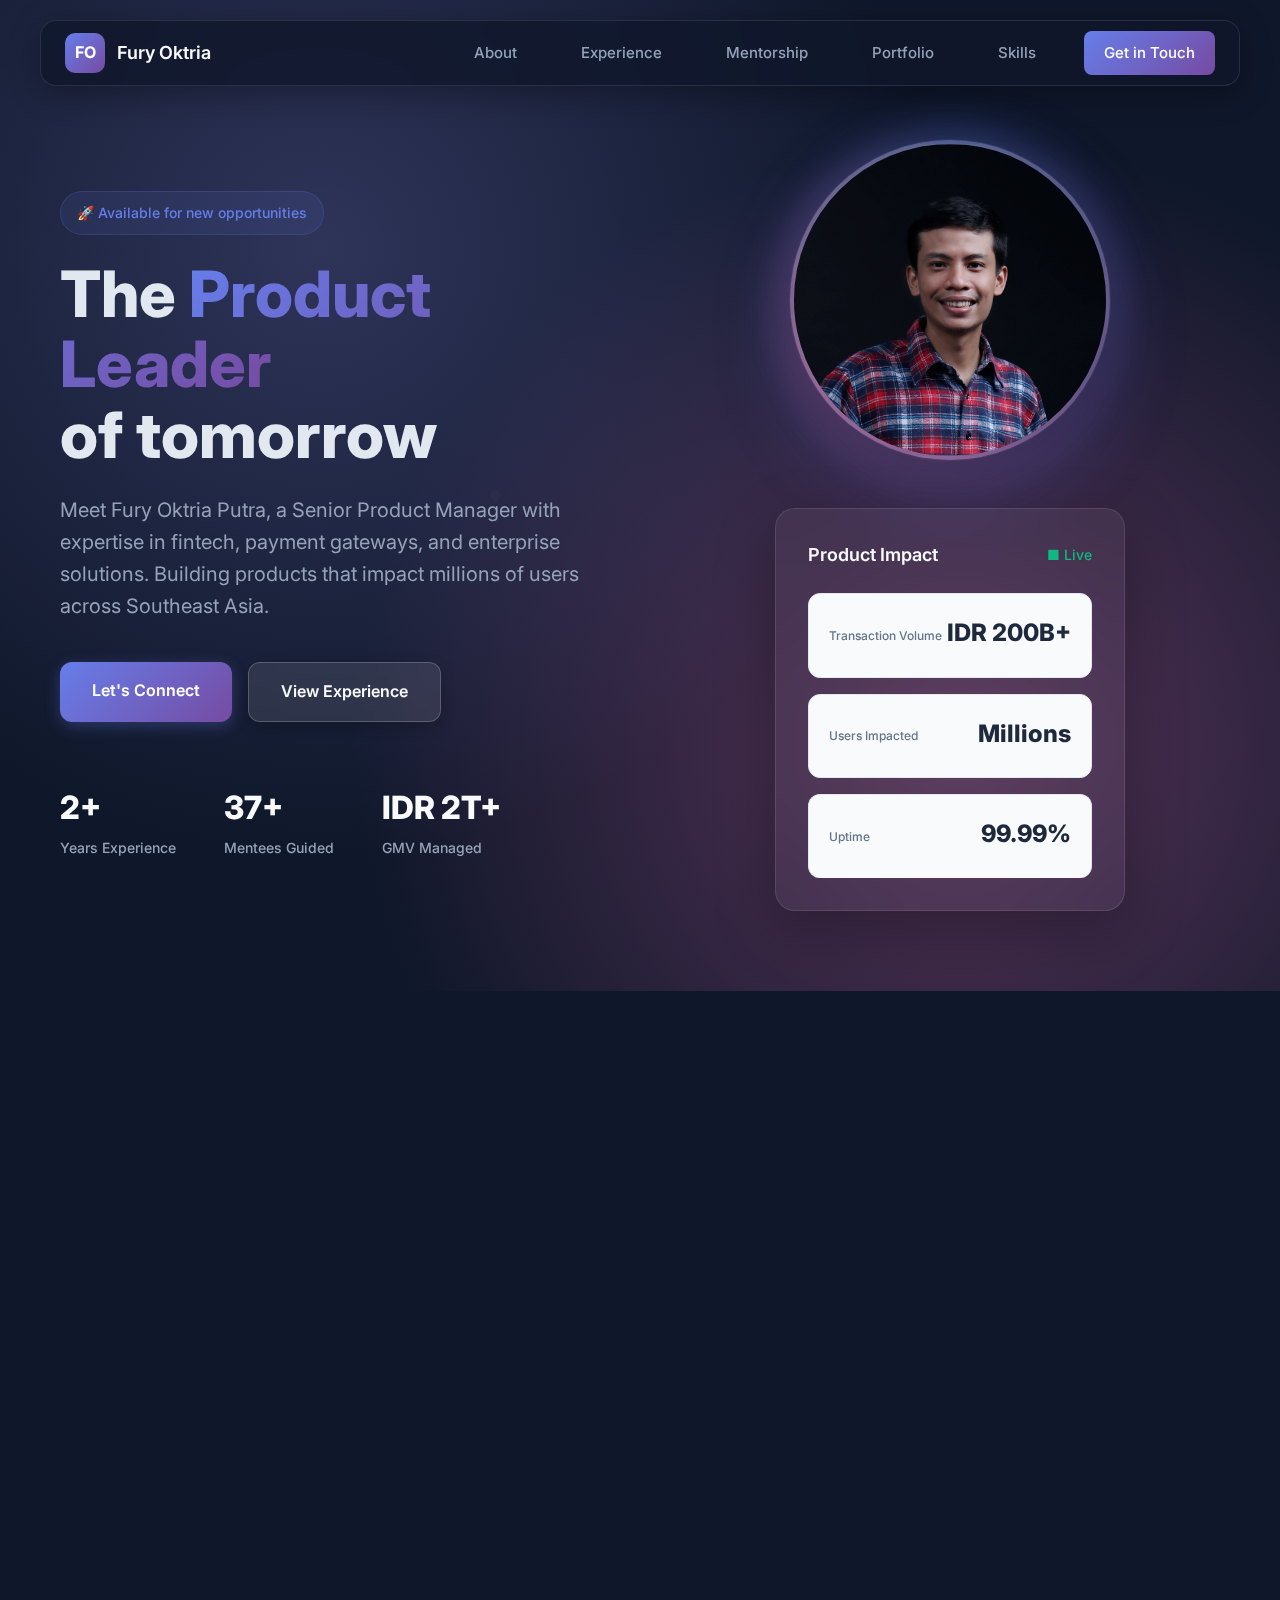
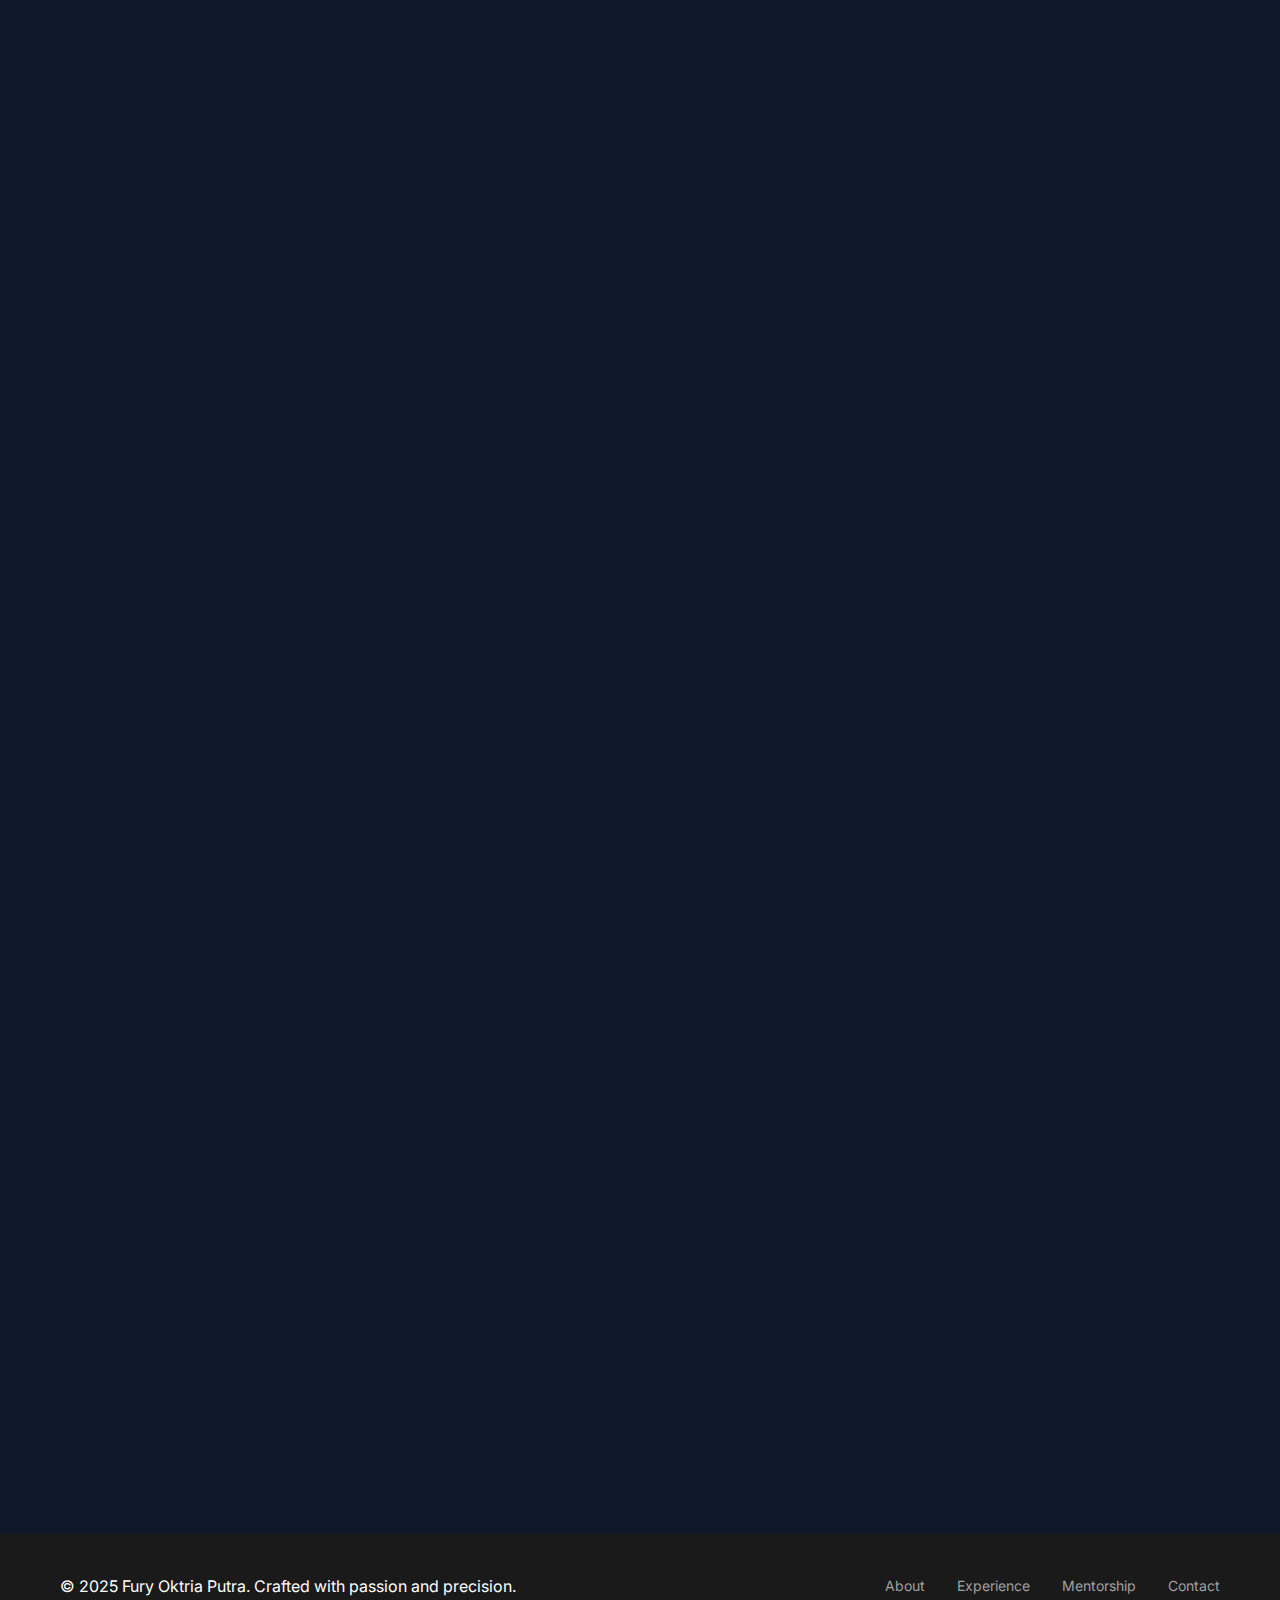
<file: index.html>
<!DOCTYPE html>
<html lang="en">
<head>
    <meta charset="UTF-8">
    <meta name="viewport" content="width=device-width, initial-scale=1.0">
    <title>Fury Oktria Putra - Senior Product Manager</title>
    <link rel="shortcut icon" href="favicon.ico" type="image/x-icon">
    <link href="https://fonts.googleapis.com/css2?family=Inter:wght@300;400;500;600;700;800&display=swap" rel="stylesheet">
    <link rel="stylesheet" href="styles.css">
</head>
<body>
    <!-- Navigation -->
    <nav class="nav">
        <div class="nav-container">
            <div class="nav-brand">
                <span class="nav-logo">FO</span>
                <span class="nav-name">Fury Oktria</span>
            </div>
            <div class="nav-links">
                <a href="#about" class="nav-link">About</a>
                <a href="#experience" class="nav-link">Experience</a>
                <a href="#mentorship" class="nav-link">Mentorship</a>
                <a href="#portfolio" class="nav-link">Portfolio</a>
                <a href="#skills" class="nav-link">Skills</a>
                <a href="#contact" class="nav-link contact-btn">Get in Touch</a>
            </div>
            <div class="nav-toggle">
                <span></span>
                <span></span>
                <span></span>
            </div>
        </div>
    </nav>

    <!-- Hero Section -->
    <section class="hero">
        <div class="hero-container">
            <div class="hero-content">
                <div class="hero-badge">
                    <span class="badge-text">🚀 Available for new opportunities</span>
                </div>
                <h1 class="hero-title">
                    The <span class="gradient-text">Product Leader</span><br>
                    of tomorrow
                </h1>
                <p class="hero-description">
                    Meet Fury Oktria Putra, a Senior Product Manager with expertise in fintech, 
                    payment gateways, and enterprise solutions. Building products that impact millions 
                    of users across Southeast Asia.
                </p>
                <div class="hero-buttons">
                    <a href="#contact" class="btn btn-primary">Let's Connect</a>
                    <a href="#experience" class="btn btn-secondary">View Experience</a>
                </div>
                <div class="hero-stats">
                    <div class="stat">
                        <div class="stat-number">6+</div>
                        <div class="stat-label">Years Experience</div>
                    </div>
                    <div class="stat">
                        <div class="stat-number">100+</div>
                        <div class="stat-label">Mentees Guided</div>
                    </div>
                    <div class="stat">
                        <div class="stat-number">IDR 8T+</div>
                        <div class="stat-label">GMV Managed</div>
                    </div>
                </div>
            </div>
            <div class="hero-visual">
                <div class="hero-profile">
                    <div class="profile-image-container">
                        <img src="fury_profile.png" alt="Fury Oktria Putra - Product Manager & Entrepreneur" class="profile-image">
                        <div class="profile-glow"></div>
                    </div>
                </div>
                <div class="hero-card">
                    <div class="card-header">
                        <div class="card-title">Product Impact</div>
                        <div class="card-status">■ Live</div>
                    </div>
                    <div class="card-metrics">
                        <div class="metric">
                            <span class="metric-label">Transaction Volume</span>
                            <span class="metric-value">IDR 200B+</span>
                        </div>
                        <div class="metric">
                            <span class="metric-label">Users Impacted</span>
                            <span class="metric-value">Millions</span>
                        </div>
                        <div class="metric">
                            <span class="metric-label">Uptime</span>
                            <span class="metric-value">99.99%</span>
                        </div>
                    </div>
                </div>
            </div>
        </div>
    </section>

    <!-- About Section -->
    <section id="about" class="about">
        <div class="container">
            <div class="section-header">
                <h2 class="section-title">Building products that matter</h2>
                <p class="section-description">
                    Passionate about creating user-centric solutions that drive business growth and impact millions of lives.
                </p>
            </div>
            <div class="about-content">
                <div class="about-text">
                    <p>Based in Jakarta, Indonesia, I'm a Senior Product Manager with a proven track record of building and scaling digital products in the fintech space. From payment gateways to investment platforms, I've helped companies process billions in transactions while maintaining exceptional user experiences.</p>
                    <p>I believe in the power of mentorship and education, having guided over 100 aspiring product managers and taught at prestigious institutions across Indonesia.</p>
                </div>
                <div class="about-highlights">
                    <div class="highlight">
                        <div class="highlight-icon">🎓</div>
                        <div class="highlight-content">
                            <h3>Industrial Engineering</h3>
                            <p>Universitas Gadjah Mada</p>
                        </div>
                    </div>
                    <div class="highlight">
                        <div class="highlight-icon">📍</div>
                        <div class="highlight-content">
                            <h3>Jakarta, Indonesia</h3>
                            <p>Southeast Asia Market</p>
                        </div>
                    </div>
                    <div class="highlight">
                        <div class="highlight-icon">🌟</div>
                        <div class="highlight-content">
                            <h3>Mentor & Educator</h3>
                            <p>ADPList, Apiary Academy</p>
                        </div>
                    </div>
                </div>
            </div>
        </div>
    </section>

    <!-- Experience Section -->
    <section id="experience" class="experience">
        <div class="container">
            <div class="section-header">
                <h2 class="section-title">Professional Journey</h2>
                <p class="section-description">
                    From startups to unicorns, building products that scale and impact millions of users.
                </p>
            </div>
            <div class="timeline">
                <div class="timeline-item">
                    <div class="timeline-date">Jan 2025 - Present</div>
                    <div class="timeline-content">
                        <div class="company-logo">B</div>
                        <div class="timeline-details">
                            <h3>Senior Product Manager</h3>
                            <h4>Bareksa (PT. Teman Bisnis Digital)</h4>
                            <p>Leading product management for Indonesia's leading investment-tech platform, managing IDR 60B+ weekly transactions and IDR 8T+ in escrow accounts.</p>
                            <div class="achievement-tags">
                                <span class="tag">Capital Stock Management</span>
                                <span class="tag">Payment Gateway</span>
                                <span class="tag">IDR 200B+ GMV</span>
                            </div>
                        </div>
                    </div>
                </div>

                <div class="timeline-item">
                    <div class="timeline-date">Jun 2023 - Present</div>
                    <div class="timeline-content">
                        <div class="company-logo">TB</div>
                        <div class="timeline-details">
                            <h3>CEO & Co-Founder</h3>
                            <h4>Teman Bisnis Digital</h4>
                            <p>Founded a software house serving Southeast Asia, helping startups with product discovery, delivery, and go-to-market strategies.</p>
                            <div class="achievement-tags">
                                <span class="tag">Antler Portfolio</span>
                                <span class="tag">B2B Platform</span>
                                <span class="tag">EV Fleet</span>
                            </div>
                        </div>
                    </div>
                </div>

                <div class="timeline-item">
                    <div class="timeline-date">Mar 2022 - May 2023</div>
                    <div class="timeline-content">
                        <div class="company-logo">G</div>
                        <div class="timeline-details">
                            <h3>Senior Product Manager</h3>
                            <h4>GOTOKO (GOJEK Group)</h4>
                            <p>Joint venture between Unilever and GOTO Group, serving millions of retailers across Java and Bali. Supported 10x GMV growth.</p>
                            <div class="achievement-tags">
                                <span class="tag">10x GMV Growth</span>
                                <span class="tag">SKU Management</span>
                                <span class="tag">Android App</span>
                            </div>
                        </div>
                    </div>
                </div>

                <div class="timeline-item">
                    <div class="timeline-date">Nov 2020 - Mar 2022</div>
                    <div class="timeline-content">
                        <div class="company-logo">D</div>
                        <div class="timeline-details">
                            <h3>Product Manager, Growth Tribe</h3>
                            <h4>DOKU (PT. Nusa Satu Inti Artha)</h4>
                            <p>Indonesia's leading payment gateway processing billions of transactions annually. Delivered Payment Link and achieved IDR 217B+ revenue.</p>
                            <div class="achievement-tags">
                                <span class="tag">Payment Gateway</span>
                                <span class="tag">IDR 217B+ Revenue</span>
                                <span class="tag">WhatsApp Integration</span>
                            </div>
                        </div>
                    </div>
                </div>

                <div class="timeline-item">
                    <div class="timeline-date">Jun 2019 - Dec 2019</div>
                    <div class="timeline-content">
                        <div class="company-logo">P</div>
                        <div class="timeline-details">
                            <h3>Associate Product Manager</h3>
                            <h4>PAYFAZZ (Tiger Global Portfolio)</h4>
                            <p>Financial services network for micro businesses. Maintained 99.99% uptime and reduced subsidy costs by 27%.</p>
                            <div class="achievement-tags">
                                <span class="tag">99.99% Uptime</span>
                                <span class="tag">27% Cost Reduction</span>
                                <span class="tag">Tiger Global</span>
                            </div>
                        </div>
                    </div>
                </div>
            </div>
        </div>
    </section>

    <!-- Mentorship Section -->
    <section id="mentorship" class="mentorship">
        <div class="container">
            <div class="section-header">
                <h2 class="section-title">Mentorship & Education</h2>
                <p class="section-description">
                    Empowering the next generation of product leaders through teaching and mentoring.
                </p>
            </div>
            
            <div class="mentorship-tabs">
                <div class="tab-navigation">
                    <button class="tab-btn active" data-tab="mentoring">Mentoring</button>
                    <button class="tab-btn" data-tab="teaching">Teaching</button>
                    <button class="tab-btn" data-tab="speaking">Speaking</button>
                </div>
                
                <div class="tab-content">
                    <!-- Mentoring Tab -->
                    <div class="tab-panel active" id="mentoring">
                        <div class="mentorship-timeline">
                            <div class="mentorship-item">
                                <div class="item-date">Jan 2021 - Present</div>
                                <div class="item-content">
                                    <div class="item-visual">
                                        <div class="item-image">
                                            <div class="platform-logo adplist-logo">
                                                <span>🎯</span>
                                            </div>
                                        </div>
                                        <div class="item-glow"></div>
                                    </div>
                                    <div class="item-details">
                                        <h3>ADPList Global Mentor</h3>
                                        <h4>Product Management Expertise</h4>
                                        <p>Global community mentor helping professionals transition into product management. Providing career guidance and strategic insights to mentees across multiple countries.</p>
                                        <div class="achievement-metrics">
                                            <div class="metric-item">
                                                <span class="metric-number">100+</span>
                                                <span class="metric-label">Global Mentees</span>
                                            </div>
                                            <div class="metric-item">
                                                <span class="metric-number">3000+</span>
                                                <span class="metric-label">Minutes Mentored</span>
                                            </div>
                                            <div class="metric-item">
                                                <span class="metric-number">5</span>
                                                <span class="metric-label">Countries</span>
                                            </div>
                                        </div>
                                        <div class="item-tags">
                                            <span class="tag">Career Transitions</span>
                                            <span class="tag">Product Strategy</span>
                                            <span class="tag">Global Impact</span>
                                        </div>
                                    </div>
                                </div>
                            </div>
                        </div>
                    </div>
                    
                    <!-- Teaching Tab -->
                    <div class="tab-panel" id="teaching">
                        <div class="mentorship-timeline">
                            <div class="mentorship-item">
                                <div class="item-date">Mar 2024 - Present</div>
                                <div class="item-content">
                                    <div class="item-visual">
                                        <div class="item-image">
                                            <div class="platform-logo university-logo">
                                                <span>🏫</span>
                                            </div>
                                        </div>
                                        <div class="item-glow"></div>
                                    </div>
                                    <div class="item-details">
                                        <h3>University Lecturer</h3>
                                        <h4>Universitas Ahmad Dahlan</h4>
                                        <p>Practitioner lecturer sharing industry knowledge about Product Design and Development fundamentals and organizational structure with Industrial Engineering students.</p>
                                        <div class="achievement-metrics">
                                            <div class="metric-item">
                                                <span class="metric-number">150+</span>
                                                <span class="metric-label">Students Taught</span>
                                            </div>
                                            <div class="metric-item">
                                                <span class="metric-number">2</span>
                                                <span class="metric-label">Major Sessions</span>
                                            </div>
                                        </div>
                                        <div class="item-tags">
                                            <span class="tag">Product Design</span>
                                            <span class="tag">Industrial Engineering</span>
                                            <span class="tag">Academic Excellence</span>
                                        </div>
                                    </div>
                                </div>
                            </div>
                            
                            <div class="mentorship-item">
                                <div class="item-date">Jan 2021 - Present</div>
                                <div class="item-content">
                                    <div class="item-visual">
                                        <div class="item-image">
                                            <div class="platform-logo apiary-logo">
                                                <span>🐝</span>
                                            </div>
                                        </div>
                                        <div class="item-glow"></div>
                                    </div>
                                    <div class="item-details">
                                        <h3>Product Management Instructor</h3>
                                        <h4>Apiary Academy</h4>
                                        <p>Leading product management cohorts for fresh graduates and career switchers, equipping Indonesians with digital skills and growth mindset for the tech industry.</p>
                                        <div class="achievement-metrics">
                                            <div class="metric-item">
                                                <span class="metric-number">30+</span>
                                                <span class="metric-label">Students Impacted</span>
                                            </div>
                                            <div class="metric-item">
                                                <span class="metric-number">3</span>
                                                <span class="metric-label">Cohorts Led</span>
                                            </div>
                                        </div>
                                        <div class="item-tags">
                                            <span class="tag">Career Switching</span>
                                            <span class="tag">Digital Skills</span>
                                            <span class="tag">Tech Industry</span>
                                        </div>
                                    </div>
                                </div>
                            </div>
                            
                            <div class="mentorship-item">
                                <div class="item-date">Jun 2022 - Oct 2022</div>
                                <div class="item-content">
                                    <div class="item-visual">
                                        <div class="item-image">
                                            <div class="platform-logo revou-logo">
                                                <span>🚀</span>
                                            </div>
                                        </div>
                                        <div class="item-glow"></div>
                                    </div>
                                    <div class="item-details">
                                        <h3>Product Management Facilitator</h3>
                                        <h4>RevoU Bootcamp</h4>
                                        <p>Facilitated intensive product management sessions for Kampus Merdeka Program, teaching fundamentals to students across Southeast Asia.</p>
                                        <div class="achievement-metrics">
                                            <div class="metric-item">
                                                <span class="metric-number">200+</span>
                                                <span class="metric-label">Students Reached</span>
                                            </div>
                                            <div class="metric-item">
                                                <span class="metric-number">2</span>
                                                <span class="metric-label">Sessions</span>
                                            </div>
                                        </div>
                                        <div class="item-tags">
                                            <span class="tag">Kampus Merdeka</span>
                                            <span class="tag">Bootcamp</span>
                                            <span class="tag">Southeast Asia</span>
                                        </div>
                                    </div>
                                </div>
                            </div>
                        </div>
                    </div>
                    
                    <!-- Speaking Tab -->
                    <div class="tab-panel" id="speaking">
                        <div class="mentorship-timeline">
                            <div class="mentorship-item">
                                <div class="item-date">2021</div>
                                <div class="item-content">
                                    <div class="item-visual">
                                        <div class="item-image">
                                            <div class="platform-logo conference-logo">
                                                <span>🎤</span>
                                            </div>
                                        </div>
                                        <div class="item-glow"></div>
                                    </div>
                                    <div class="item-details">
                                        <h3>Indonesia Product Conference</h3>
                                        <h4>Event Moderator</h4>
                                        <p>Moderated the first Indonesia Product Conference, assisting industry leaders in discussing Product Development Strategy and Hook Model applications.</p>
                                        <div class="achievement-metrics">
                                            <div class="metric-item">
                                                <span class="metric-number">1st</span>
                                                <span class="metric-label">Event Edition</span>
                                            </div>
                                            <div class="metric-item">
                                                <span class="metric-number">2</span>
                                                <span class="metric-label">Industry Leaders</span>
                                            </div>
                                        </div>
                                        <div class="item-tags">
                                            <span class="tag">Product Strategy</span>
                                            <span class="tag">Hook Model</span>
                                            <span class="tag">Event Moderation</span>
                                        </div>
                                    </div>
                                </div>
                            </div>
                        </div>
                    </div>
                </div>
            </div>
        </div>
    </section>

    <!-- Skills Section -->
    <section id="skills" class="skills">
        <div class="container">
            <div class="section-header">
                <h2 class="section-title">Skills & Expertise</h2>
                <p class="section-description">
                    A comprehensive toolkit for building world-class digital products.
                </p>
            </div>
            <div class="skills-grid">
                <div class="skill-category">
                    <h3>Product Management</h3>
                    <div class="skill-items">
                        <span class="skill-tag">Product Strategy</span>
                        <span class="skill-tag">Product Discovery</span>
                        <span class="skill-tag">Product Delivery</span>
                        <span class="skill-tag">Go-to-Market</span>
                        <span class="skill-tag">Market Research</span>
                        <span class="skill-tag">Business Strategy</span>
                    </div>
                </div>

                <div class="skill-category">
                    <h3>Domain Expertise</h3>
                    <div class="skill-items">
                        <span class="skill-tag">Fintech</span>
                        <span class="skill-tag">Payment Gateway</span>
                        <span class="skill-tag">P2P Lending</span>
                        <span class="skill-tag">ERP Systems</span>
                        <span class="skill-tag">Supply Chain</span>
                        <span class="skill-tag">Last Mile Delivery</span>
                    </div>
                </div>

                <div class="skill-category">
                    <h3>Technology</h3>
                    <div class="skill-items">
                        <span class="skill-tag">SQL</span>
                        <span class="skill-tag">v0.dev</span>
                        <span class="skill-tag">Figma</span>
                        <span class="skill-tag">Jira</span>
                        <span class="skill-tag">GitHub</span>
                        <span class="skill-tag">Postman</span>
                    </div>
                </div>

                <div class="skill-category">
                    <h3>Leadership</h3>
                    <div class="skill-items">
                        <span class="skill-tag">Team Leadership</span>
                        <span class="skill-tag">Coaching</span>
                        <span class="skill-tag">Consulting</span>
                        <span class="skill-tag">Mentoring</span>
                        <span class="skill-tag">Brand Management</span>
                        <span class="skill-tag">Marketing</span>
                    </div>
                </div>
            </div>
        </div>
    </section>

    <!-- Portfolio Section -->
    <section id="portfolio" class="portfolio">
        <div class="container">
            <div class="section-header">
                <h2 class="section-title">Product Portfolio</h2>
                <p class="section-description">
                    Comprehensive collection of product management work, strategic insights, and innovative solutions across diverse industries.
                </p>
            </div>
            
            <div class="portfolio-interface">
                <!-- Sidebar Navigation -->
                <div class="portfolio-sidebar">
                    <div class="sidebar-header">
                        <div class="portfolio-logo">
                            <span class="logo-icon">📊</span>
                            <span class="logo-text">Portfolio</span>
                        </div>
                        <div class="search-box">
                            <input type="text" placeholder="Search projects..." class="search-input">
                            <span class="search-icon">⌘K</span>
                        </div>
                    </div>
                    
                    <nav class="sidebar-nav">
                        <div class="nav-section">
                            <div class="nav-title">Product Strategy</div>
                            <ul class="nav-list">
                                <li class="nav-item active" data-category="fintech">
                                    <span class="nav-icon">💳</span>
                                    Fintech & Banking
                                </li>
                                <li class="nav-item" data-category="ecommerce">
                                    <span class="nav-icon">🛍️</span>
                                    E-commerce & Retail
                                </li>
                                <li class="nav-item" data-category="logistics">
                                    <span class="nav-icon">📦</span>
                                    Logistics & Delivery
                                </li>
                                <li class="nav-item" data-category="marketplace">
                                    <span class="nav-icon">🏪</span>
                                    Marketplace & Platform
                                </li>
                            </ul>
                        </div>
                        
                        <div class="nav-section">
                            <div class="nav-title">Live Projects</div>
                            <ul class="nav-list">
                                <li class="nav-item" data-category="prelite">
                                    <span class="nav-icon">⚡</span>
                                    Prelite Project
                                </li>
                                <li class="nav-item" data-category="ezdu">
                                    <span class="nav-icon">🎓</span>
                                    Ezdu Project
                                </li>
                            </ul>
                        </div>
                        
                        <div class="nav-section">
                            <div class="nav-title">Documentation</div>
                            <ul class="nav-list">
                                <li class="nav-item" data-category="documentation">
                                    <span class="nav-icon">📋</span>
                                    PM Documentation
                                </li>
                                <li class="nav-item" data-category="assessment">
                                    <span class="nav-icon">🧪</span>
                                    Technical Assessment
                                </li>
                            </ul>
                        </div>
                    </nav>
                </div>
                
                <!-- Main Content Area -->
                <div class="portfolio-content">
                    <!-- Fintech & Banking Category -->
                    <div class="content-panel active" id="fintech">
                        <div class="content-header">
                            <h3>Fintech & Banking Solutions</h3>
                            <p>Strategic product ideation and innovation for leading financial technology companies across Indonesia and SEA region.</p>
                        </div>
                        
                        <div class="project-grid">
                            <div class="project-card">
                                <div class="card-visual">
                                    <div class="project-icon bareksa-icon">📈</div>
                                    <div class="card-glow"></div>
                                </div>
                                <div class="card-content">
                                    <h4>Bareksa Product Strategy</h4>
                                    <p>Comprehensive product ideation for Indonesia's leading mutual fund marketplace, focusing on user acquisition and investment simplification.</p>
                                    <div class="card-tags">
                                        <span class="tag">Investment Platform</span>
                                        <span class="tag">User Growth</span>
                                        <span class="tag">Fintech</span>
                                    </div>
                                    <div class="card-actions">
                                        <a href="Fury - Portfolio/Ideation on Bareksa/" target="_blank" class="portfolio-link">
                                            <span class="link-icon">📂</span>
                                            View Project
                                        </a>
                                    </div>
                                </div>
                            </div>
                            
                            <div class="project-card">
                                <div class="card-visual">
                                    <div class="project-icon jago-icon">🏦</div>
                                    <div class="card-glow"></div>
                                </div>
                                <div class="card-content">
                                    <h4>Bank Jago Innovation</h4>
                                    <p>Digital banking transformation strategy focusing on Gen-Z and millennial banking behaviors and personalized financial experiences.</p>
                                    <div class="card-tags">
                                        <span class="tag">Digital Banking</span>
                                        <span class="tag">Gen-Z Focus</span>
                                        <span class="tag">Personalization</span>
                                    </div>
                                    <div class="card-actions">
                                        <a href="Fury - Portfolio/Ideation on Bank Jago/" target="_blank" class="portfolio-link">
                                            <span class="link-icon">📂</span>
                                            View Project
                                        </a>
                                    </div>
                                </div>
                            </div>
                            
                            <div class="project-card">
                                <div class="card-visual">
                                    <div class="project-icon bca-icon">💎</div>
                                    <div class="card-glow"></div>
                                </div>
                                <div class="card-content">
                                    <h4>BCA Digital Enhancement</h4>
                                    <p>Product enhancement strategy for BCA's digital banking platform, improving user experience and expanding digital service offerings.</p>
                                    <div class="card-tags">
                                        <span class="tag">Digital Transformation</span>
                                        <span class="tag">UX Enhancement</span>
                                        <span class="tag">Banking</span>
                                    </div>
                                    <div class="card-actions">
                                        <a href="Fury - Portfolio/Ideation on BCA Digital/" target="_blank" class="portfolio-link">
                                            <span class="link-icon">📂</span>
                                            View Project
                                        </a>
                                    </div>
                                </div>
                            </div>
                            
                            <div class="project-card">
                                <div class="card-visual">
                                    <div class="project-icon amartha-icon">🌱</div>
                                    <div class="card-glow"></div>
                                </div>
                                <div class="card-content">
                                    <h4>Amartha Microfinance</h4>
                                    <p>Strategic product development for peer-to-peer lending platform focusing on financial inclusion and rural community empowerment.</p>
                                    <div class="card-tags">
                                        <span class="tag">P2P Lending</span>
                                        <span class="tag">Financial Inclusion</span>
                                        <span class="tag">Rural Impact</span>
                                    </div>
                                    <div class="card-actions">
                                        <a href="Fury - Portfolio/Ideation on Amartha/" target="_blank" class="portfolio-link">
                                            <span class="link-icon">📂</span>
                                            View Project
                                        </a>
                                    </div>
                                </div>
                            </div>
                        </div>
                    </div>
                    
                    <!-- E-commerce & Retail Category -->
                    <div class="content-panel" id="ecommerce">
                        <div class="content-header">
                            <h3>E-commerce & Retail Innovation</h3>
                            <p>Product strategy and optimization for major e-commerce platforms and retail technology solutions.</p>
                        </div>
                        
                        <div class="project-grid">
                            <div class="project-card">
                                <div class="card-visual">
                                    <div class="project-icon shopee-icon">🛒</div>
                                    <div class="card-glow"></div>
                                </div>
                                <div class="card-content">
                                    <h4>Shopee Marketplace</h4>
                                    <p>Strategic product ideation for Southeast Asia's leading e-commerce platform, focusing on seller tools and buyer experience optimization.</p>
                                    <div class="card-tags">
                                        <span class="tag">Marketplace</span>
                                        <span class="tag">Seller Tools</span>
                                        <span class="tag">SEA Market</span>
                                    </div>
                                    <div class="card-actions">
                                        <a href="Fury - Portfolio/Ideation on Shopee/" target="_blank" class="portfolio-link">
                                            <span class="link-icon">📂</span>
                                            View Project
                                        </a>
                                    </div>
                                </div>
                            </div>
                            
                            <div class="project-card">
                                <div class="card-visual">
                                    <div class="project-icon sirclo-icon">🏬</div>
                                    <div class="card-glow"></div>
                                </div>
                                <div class="card-content">
                                    <h4>SIRCLO Commerce</h4>
                                    <p>E-commerce enablement platform strategy, empowering businesses to build and scale their online presence with integrated solutions.</p>
                                    <div class="card-tags">
                                        <span class="tag">E-commerce SaaS</span>
                                        <span class="tag">Business Enablement</span>
                                        <span class="tag">Integration</span>
                                    </div>
                                    <div class="card-actions">
                                        <a href="Fury - Portfolio/Ideation on SIRCLO/" target="_blank" class="portfolio-link">
                                            <span class="link-icon">📂</span>
                                            View Project
                                        </a>
                                    </div>
                                </div>
                            </div>
                            
                            <div class="project-card">
                                <div class="card-visual">
                                    <div class="project-icon bukuwarung-icon">📚</div>
                                    <div class="card-glow"></div>
                                </div>
                                <div class="card-content">
                                    <h4>BukuWarung SME</h4>
                                    <p>Product innovation for small business management platform, helping warung owners digitize operations and access financial services.</p>
                                    <div class="card-tags">
                                        <span class="tag">SME Solutions</span>
                                        <span class="tag">Digitization</span>
                                        <span class="tag">Financial Access</span>
                                    </div>
                                    <div class="card-actions">
                                        <a href="Fury - Portfolio/Ideation on Bukuwarung/" target="_blank" class="portfolio-link">
                                            <span class="link-icon">📂</span>
                                            View Project
                                        </a>
                                    </div>
                                </div>
                            </div>
                            
                            <div class="project-card">
                                <div class="card-visual">
                                    <div class="project-icon reddoorz-icon">🏨</div>
                                    <div class="card-glow"></div>
                                </div>
                                <div class="card-content">
                                    <h4>RedDoorz Hospitality</h4>
                                    <p>Product strategy for budget hotel platform, enhancing guest experience and property management through technology innovation.</p>
                                    <div class="card-tags">
                                        <span class="tag">Hospitality Tech</span>
                                        <span class="tag">Budget Hotels</span>
                                        <span class="tag">Property Management</span>
                                    </div>
                                    <div class="card-actions">
                                        <a href="Fury - Portfolio/Ideation on Reddoorz/" target="_blank" class="portfolio-link">
                                            <span class="link-icon">📂</span>
                                            View Project
                                        </a>
                                    </div>
                                </div>
                            </div>
                        </div>
                    </div>
                    
                    <!-- Logistics & Delivery Category -->
                    <div class="content-panel" id="logistics">
                        <div class="content-header">
                            <h3>Logistics & Delivery Solutions</h3>
                            <p>Strategic product development for logistics, courier, and last-mile delivery optimization platforms.</p>
                        </div>
                        
                        <div class="project-grid">
                            <div class="project-card">
                                <div class="card-visual">
                                    <div class="project-icon ninja-icon">🥷</div>
                                    <div class="card-glow"></div>
                                </div>
                                <div class="card-content">
                                    <h4>Ninja Xpress Innovation</h4>
                                    <p>Product strategy for Indonesia's leading express delivery service, focusing on logistics optimization and customer experience enhancement.</p>
                                    <div class="card-tags">
                                        <span class="tag">Express Delivery</span>
                                        <span class="tag">Logistics Tech</span>
                                        <span class="tag">Last Mile</span>
                                    </div>
                                    <div class="card-actions">
                                        <a href="Fury - Portfolio/Ideation on Ninja Xpress Indonesia/" target="_blank" class="portfolio-link">
                                            <span class="link-icon">📂</span>
                                            View Project
                                        </a>
                                    </div>
                                </div>
                            </div>
                            
                            <div class="project-card">
                                <div class="card-visual">
                                    <div class="project-icon lion-icon">🦁</div>
                                    <div class="card-glow"></div>
                                </div>
                                <div class="card-content">
                                    <h4>Lion Parcel Strategy</h4>
                                    <p>Comprehensive product development for nationwide parcel delivery network, improving operational efficiency and tracking capabilities.</p>
                                    <div class="card-tags">
                                        <span class="tag">Parcel Delivery</span>
                                        <span class="tag">Network Optimization</span>
                                        <span class="tag">Tracking System</span>
                                    </div>
                                    <div class="card-actions">
                                        <a href="Fury - Portfolio/Ideation on Lion Parcel/" target="_blank" class="portfolio-link">
                                            <span class="link-icon">📂</span>
                                            View Project
                                        </a>
                                    </div>
                                </div>
                            </div>
                        </div>
                    </div>
                    
                    <!-- Marketplace & Platform Category -->
                    <div class="content-panel" id="marketplace">
                        <div class="content-header">
                            <h3>Platform & Marketplace Strategy</h3>
                            <p>Product innovation for digital platforms, career development, and content marketplace solutions.</p>
                        </div>
                        
                        <div class="project-grid">
                            <div class="project-card">
                                <div class="card-visual">
                                    <div class="project-icon detik-icon">📰</div>
                                    <div class="card-glow"></div>
                                </div>
                                <div class="card-content">
                                    <h4>Detik.com Platform</h4>
                                    <p>Digital media platform enhancement strategy, focusing on content personalization, user engagement, and advertising optimization.</p>
                                    <div class="card-tags">
                                        <span class="tag">Digital Media</span>
                                        <span class="tag">Content Strategy</span>
                                        <span class="tag">Ad Tech</span>
                                    </div>
                                    <div class="card-actions">
                                        <a href="Fury - Portfolio/Ideation on Detik.com/" target="_blank" class="portfolio-link">
                                            <span class="link-icon">📂</span>
                                            View Project
                                        </a>
                                    </div>
                                </div>
                            </div>
                            
                            <div class="project-card">
                                <div class="card-visual">
                                    <div class="project-icon career-icon">💼</div>
                                    <div class="card-glow"></div>
                                </div>
                                <div class="card-content">
                                    <h4>Rumah Siap Kerja</h4>
                                    <p>Career development platform strategy, connecting job seekers with skill development programs and employment opportunities.</p>
                                    <div class="card-tags">
                                        <span class="tag">Career Platform</span>
                                        <span class="tag">Skill Development</span>
                                        <span class="tag">Job Matching</span>
                                    </div>
                                    <div class="card-actions">
                                        <a href="Fury - Portfolio/Ideation on Rumah Siap Kerja/" target="_blank" class="portfolio-link">
                                            <span class="link-icon">📂</span>
                                            View Project
                                        </a>
                                    </div>
                                </div>
                            </div>
                            
                            <div class="project-card">
                                <div class="card-visual">
                                    <div class="project-icon gorry-icon">🌟</div>
                                    <div class="card-glow"></div>
                                </div>
                                <div class="card-content">
                                    <h4>Gorry Well Platform</h4>
                                    <p>Wellness and lifestyle platform product strategy, integrating health tracking, community features, and personalized recommendations.</p>
                                    <div class="card-tags">
                                        <span class="tag">Wellness Tech</span>
                                        <span class="tag">Community</span>
                                        <span class="tag">Health Tracking</span>
                                    </div>
                                    <div class="card-actions">
                                        <a href="Fury - Portfolio/Ideation on Gorry Well/" target="_blank" class="portfolio-link">
                                            <span class="link-icon">📂</span>
                                            View Project
                                        </a>
                                    </div>
                                </div>
                            </div>
                        </div>
                    </div>
                    
                    <!-- Live Projects Category -->
                    <div class="content-panel" id="prelite">
                        <div class="content-header">
                            <h3>Prelite Project</h3>
                            <p>End-to-end product development for innovative lighting management system with IoT integration.</p>
                        </div>
                        
                        <div class="project-spotlight">
                            <div class="spotlight-visual">
                                <div class="project-icon prelite-icon">💡</div>
                                <div class="spotlight-glow"></div>
                            </div>
                            <div class="spotlight-content">
                                <h4>Smart Lighting Management System</h4>
                                <p>Comprehensive product development from ideation to market launch, featuring IoT-enabled lighting controls, energy optimization algorithms, and mobile app integration for residential and commercial applications.</p>
                                
                                <div class="feature-highlights">
                                    <div class="feature-item">
                                        <span class="feature-icon">🔌</span>
                                        <div class="feature-text">
                                            <strong>IoT Integration</strong>
                                            <p>Smart device connectivity and automation</p>
                                        </div>
                                    </div>
                                    <div class="feature-item">
                                        <span class="feature-icon">⚡</span>
                                        <div class="feature-text">
                                            <strong>Energy Optimization</strong>
                                            <p>AI-powered consumption analytics</p>
                                        </div>
                                    </div>
                                    <div class="feature-item">
                                        <span class="feature-icon">📱</span>
                                        <div class="feature-text">
                                            <strong>Mobile Control</strong>
                                            <p>Intuitive app for remote management</p>
                                        </div>
                                    </div>
                                </div>
                                
                                <div class="project-metrics">
                                    <div class="metric">
                                        <span class="metric-value">18</span>
                                        <span class="metric-label">Months Development</span>
                                    </div>
                                    <div class="metric">
                                        <span class="metric-value">35%</span>
                                        <span class="metric-label">Energy Savings</span>
                                    </div>
                                    <div class="metric">
                                        <span class="metric-value">4.8</span>
                                        <span class="metric-label">User Rating</span>
                                    </div>
                                </div>
                                
                                <div class="spotlight-actions">
                                    <a href="Fury - Portfolio/Prelite Project/" target="_blank" class="portfolio-link spotlight-link">
                                        <span class="link-icon">📂</span>
                                        View Project Details
                                    </a>
                                </div>
                            </div>
                        </div>
                    </div>
                    
                    <!-- Ezdu Project Category -->
                    <div class="content-panel" id="ezdu">
                        <div class="content-header">
                            <h3>Ezdu Project</h3>
                            <p>Educational technology platform designed to revolutionize online learning and student engagement.</p>
                        </div>
                        
                        <div class="project-spotlight">
                            <div class="spotlight-visual">
                                <div class="project-icon ezdu-icon">📚</div>
                                <div class="spotlight-glow"></div>
                            </div>
                            <div class="spotlight-content">
                                <h4>Interactive Learning Platform</h4>
                                <p>Full-stack educational platform development focusing on personalized learning paths, interactive content delivery, and comprehensive student progress tracking for enhanced educational outcomes.</p>
                                
                                <div class="feature-highlights">
                                    <div class="feature-item">
                                        <span class="feature-icon">🎯</span>
                                        <div class="feature-text">
                                            <strong>Personalized Learning</strong>
                                            <p>Adaptive content based on student performance</p>
                                        </div>
                                    </div>
                                    <div class="feature-item">
                                        <span class="feature-icon">🎮</span>
                                        <div class="feature-text">
                                            <strong>Gamification</strong>
                                            <p>Engaging interactive learning experiences</p>
                                        </div>
                                    </div>
                                    <div class="feature-item">
                                        <span class="feature-icon">📊</span>
                                        <div class="feature-text">
                                            <strong>Analytics Dashboard</strong>
                                            <p>Comprehensive progress tracking and insights</p>
                                        </div>
                                    </div>
                                </div>
                                
                                <div class="project-metrics">
                                    <div class="metric">
                                        <span class="metric-value">12K+</span>
                                        <span class="metric-label">Active Students</span>
                                    </div>
                                    <div class="metric">
                                        <span class="metric-value">85%</span>
                                        <span class="metric-label">Completion Rate</span>
                                    </div>
                                    <div class="metric">
                                        <span class="metric-value">4.9</span>
                                        <span class="metric-label">Platform Rating</span>
                                    </div>
                                </div>
                                
                                <div class="spotlight-actions">
                                    <a href="Fury - Portfolio/Ezdu Project/" target="_blank" class="portfolio-link spotlight-link">
                                        <span class="link-icon">📂</span>
                                        View Project Details
                                    </a>
                                </div>
                            </div>
                        </div>
                    </div>
                    
                    <!-- Documentation Category -->
                    <div class="content-panel" id="documentation">
                        <div class="content-header">
                            <h3>Product Management Documentation</h3>
                            <p>Comprehensive collection of product management frameworks, methodologies, and best practices.</p>
                        </div>
                        
                        <div class="doc-grid">
                            <div class="doc-card">
                                <div class="doc-icon">📋</div>
                                <h4>PM Frameworks</h4>
                                <p>Collection of proven product management frameworks and methodologies for strategic decision making.</p>
                                <div class="doc-actions">
                                    <a href="Fury - Portfolio/Product Management Documentation/" target="_blank" class="portfolio-link doc-link">
                                        <span class="link-icon">📂</span>
                                        View Documentation
                                    </a>
                                </div>
                            </div>
                            <div class="doc-card">
                                <div class="doc-icon">🎯</div>
                                <h4>Strategy Templates</h4>
                                <p>Ready-to-use templates for product strategy, roadmapping, and feature prioritization.</p>
                                <div class="doc-actions">
                                    <a href="Fury - Portfolio/Product Management Documentation/" target="_blank" class="portfolio-link doc-link">
                                        <span class="link-icon">📂</span>
                                        View Templates
                                    </a>
                                </div>
                            </div>
                            <div class="doc-card">
                                <div class="doc-icon">📊</div>
                                <h4>Analytics Guides</h4>
                                <p>Comprehensive guides for product analytics, KPI tracking, and data-driven decision making.</p>
                                <div class="doc-actions">
                                    <a href="Fury - Portfolio/Product Management Documentation/" target="_blank" class="portfolio-link doc-link">
                                        <span class="link-icon">📂</span>
                                        View Analytics
                                    </a>
                                </div>
                            </div>
                            <div class="doc-card">
                                <div class="doc-icon">🔄</div>
                                <h4>Process Documentation</h4>
                                <p>Detailed process documentation for agile development, user research, and product launches.</p>
                                <div class="doc-actions">
                                    <a href="Fury - Portfolio/Product Management Documentation/" target="_blank" class="portfolio-link doc-link">
                                        <span class="link-icon">📂</span>
                                        View Process
                                    </a>
                                </div>
                            </div>
                        </div>
                    </div>
                    
                    <!-- Assessment Category -->
                    <div class="content-panel" id="assessment">
                        <div class="content-header">
                            <h3>Technical Assessment</h3>
                            <p>SQL and technical assessment for FinAccel, demonstrating analytical and database management capabilities.</p>
                        </div>
                        
                        <div class="assessment-showcase">
                            <div class="assessment-card">
                                <div class="assessment-header">
                                    <div class="assessment-icon">🧪</div>
                                    <div class="assessment-info">
                                        <h4>FinAccel SQL Assessment</h4>
                                        <p>Comprehensive technical evaluation for senior product management role</p>
                                    </div>
                                </div>
                                
                                <div class="assessment-details">
                                    <div class="detail-item">
                                        <strong>Database Analysis:</strong>
                                        <span>Complex query optimization and data modeling</span>
                                    </div>
                                    <div class="detail-item">
                                        <strong>Performance Tuning:</strong>
                                        <span>Query performance analysis and improvement</span>
                                    </div>
                                    <div class="detail-item">
                                        <strong>Data Insights:</strong>
                                        <span>Business intelligence and reporting solutions</span>
                                    </div>
                                </div>
                                
                                <div class="assessment-tags">
                                    <span class="tag">SQL Mastery</span>
                                    <span class="tag">Data Analysis</span>
                                    <span class="tag">Business Intelligence</span>
                                    <span class="tag">Performance Optimization</span>
                                </div>
                                
                                <div class="assessment-actions">
                                    <a href="Fury - Portfolio/SQL Test on FinAccel/" target="_blank" class="portfolio-link assessment-link">
                                        <span class="link-icon">📂</span>
                                        View SQL Assessment
                                    </a>
                                </div>
                            </div>
                        </div>
                    </div>
                </div>
            </div>
        </div>
    </section>

    <!-- Contact Section -->
    <section id="contact" class="contact">
        <div class="container">
            <div class="contact-content">
                <div class="contact-text">
                    <h2>Let's build something amazing together</h2>
                    <p>Ready to discuss your next product challenge or explore collaboration opportunities? I'd love to hear from you.</p>
                </div>
                <div class="contact-links">
                    <a href="mailto:furyoktriaputra@gmail.com" class="contact-link">
                        <span class="contact-icon">📧</span>
                        <span>furyoktriaputra@gmail.com</span>
                    </a>
                    <a href="https://www.linkedin.com/in/furyoktria/" class="contact-link" target="_blank">
                        <span class="contact-icon">💼</span>
                        <span>LinkedIn Profile</span>
                    </a>
                    <a href="https://github.com/furyoktria/" class="contact-link" target="_blank">
                        <span class="contact-icon">💻</span>
                        <span>GitHub Portfolio</span>
                    </a>
                    <a href="https://adplist.org/mentors/fury-oktria-putra" class="contact-link" target="_blank">
                        <span class="contact-icon">🎯</span>
                        <span>ADPList Mentor</span>
                    </a>
                    <a href="http://furyoktria.com/" class="contact-link" target="_blank">
                        <span class="contact-icon">🌐</span>
                        <span>Personal Website</span>
                    </a>
                </div>
            </div>
        </div>
    </section>

    <!-- Footer -->
    <footer class="footer">
        <div class="container">
            <div class="footer-content">
                <p>&copy; 2025 Fury Oktria Putra. Crafted with passion and precision.</p>
                <div class="footer-links">
                    <a href="#about">About</a>
                    <a href="#experience">Experience</a>
                    <a href="#mentorship">Mentorship</a>
                    <a href="#contact">Contact</a>
                </div>
            </div>
        </div>
    </footer>

    <script src="script.js"></script>
</body>
</html>
</file>
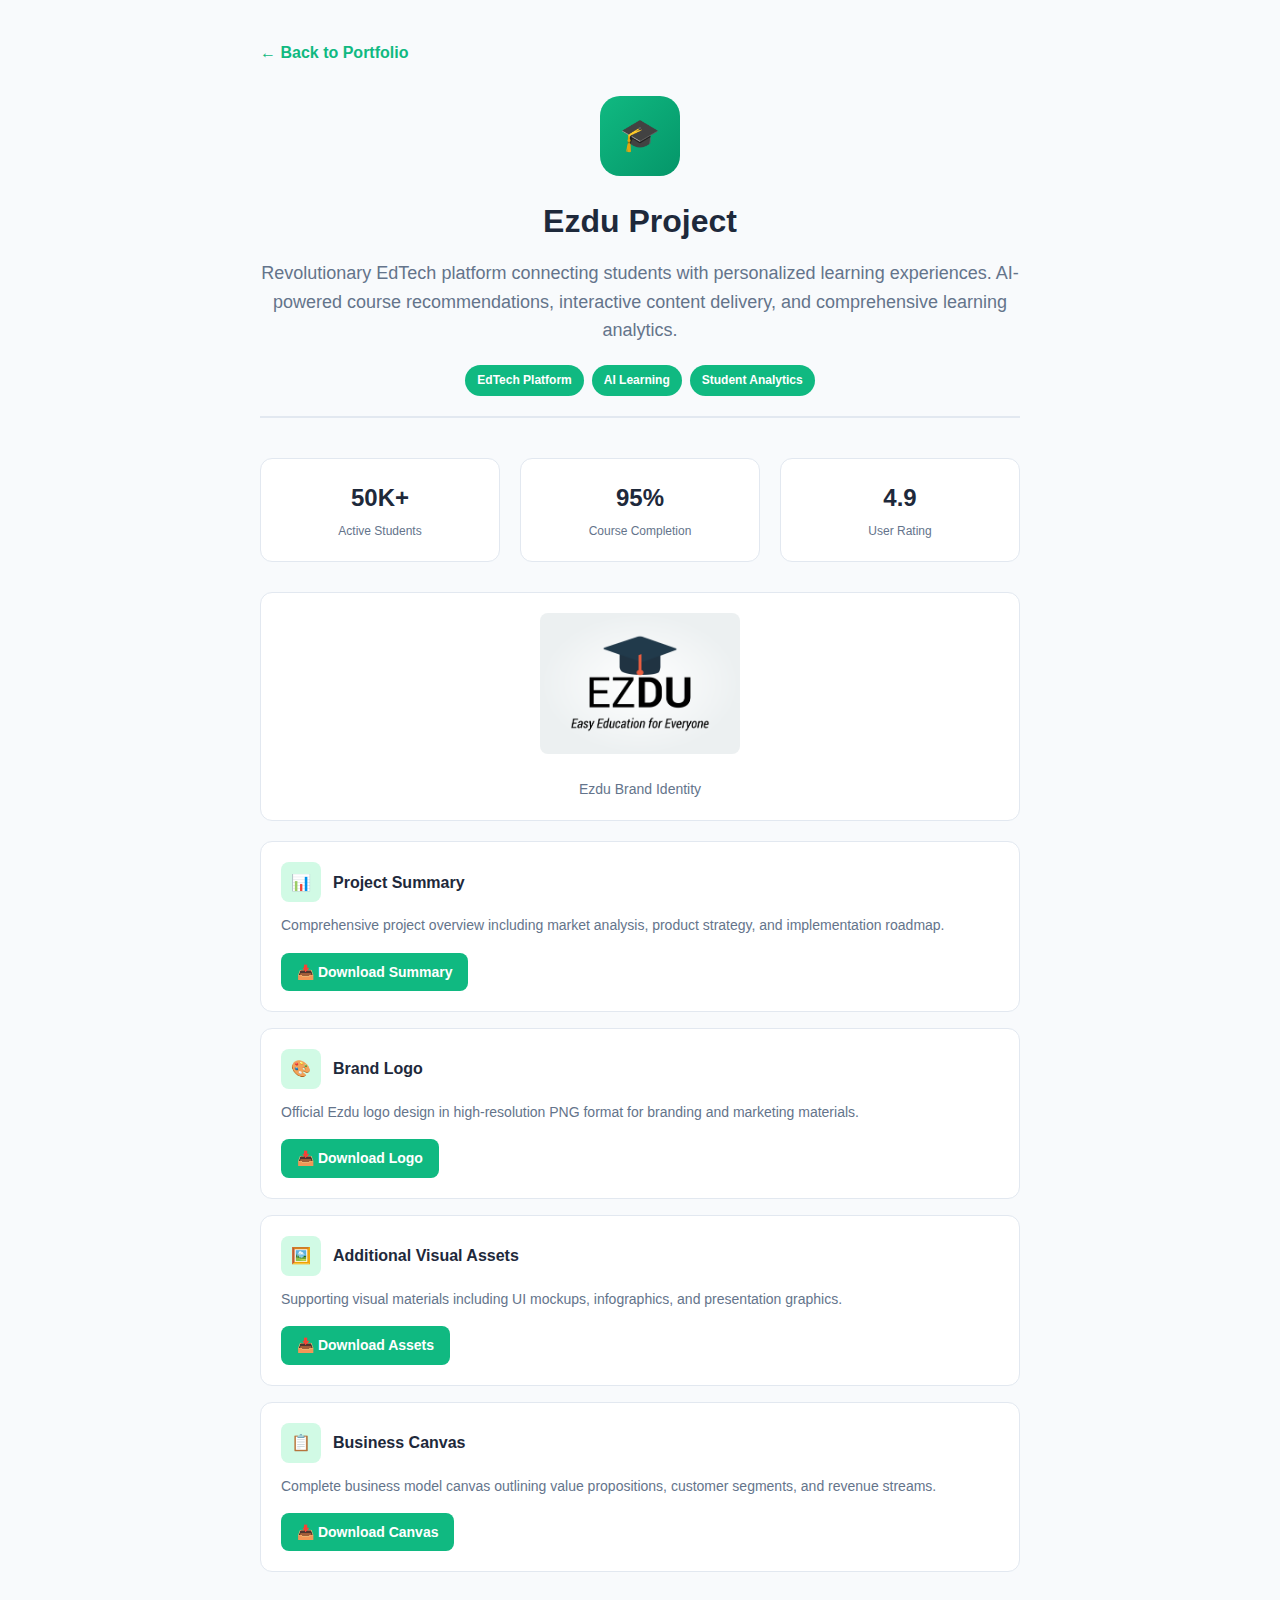
<file: Fury - Portfolio/Ezdu Project/index.html>
<!DOCTYPE html>
<html lang="en">
<head>
    <meta charset="UTF-8">
    <meta name="viewport" content="width=device-width, initial-scale=1.0">
    <title>Ezdu Project - Fury Oktria Portfolio</title>
    <style>
        * {
            margin: 0;
            padding: 0;
            box-sizing: border-box;
        }
        
        body {
            font-family: -apple-system, BlinkMacSystemFont, 'Segoe UI', Roboto, sans-serif;
            line-height: 1.6;
            color: #1e293b;
            background: #f8fafc;
        }
        
        .container {
            max-width: 800px;
            margin: 0 auto;
            padding: 40px 20px;
        }
        
        .header {
            text-align: center;
            margin-bottom: 40px;
            padding-bottom: 20px;
            border-bottom: 2px solid #e2e8f0;
        }
        
        .project-icon {
            width: 80px;
            height: 80px;
            background: linear-gradient(135deg, #10b981 0%, #059669 100%);
            border-radius: 20px;
            display: flex;
            align-items: center;
            justify-content: center;
            font-size: 32px;
            margin: 0 auto 20px;
        }
        
        h1 {
            font-size: 32px;
            font-weight: 800;
            margin-bottom: 12px;
            color: #1e293b;
        }
        
        .description {
            font-size: 18px;
            color: #64748b;
            margin-bottom: 20px;
        }
        
        .tags {
            display: flex;
            justify-content: center;
            gap: 8px;
            flex-wrap: wrap;
        }
        
        .tag {
            background: #10b981;
            color: white;
            padding: 6px 12px;
            border-radius: 20px;
            font-size: 12px;
            font-weight: 600;
        }
        
        .metrics {
            display: grid;
            grid-template-columns: repeat(3, 1fr);
            gap: 20px;
            margin: 30px 0;
            text-align: center;
        }
        
        .metric {
            background: white;
            padding: 20px;
            border-radius: 12px;
            border: 1px solid #e2e8f0;
        }
        
        .metric-value {
            font-size: 24px;
            font-weight: 800;
            color: #1e293b;
            margin-bottom: 4px;
        }
        
        .metric-label {
            font-size: 12px;
            color: #64748b;
            font-weight: 500;
        }
        
        .documents {
            display: grid;
            gap: 16px;
        }
        
        .document-card {
            background: white;
            border: 1px solid #e2e8f0;
            border-radius: 12px;
            padding: 20px;
            transition: all 0.3s ease;
        }
        
        .document-card:hover {
            transform: translateY(-2px);
            box-shadow: 0 8px 24px rgba(0, 0, 0, 0.1);
            border-color: #10b981;
        }
        
        .doc-header {
            display: flex;
            align-items: center;
            gap: 12px;
            margin-bottom: 12px;
        }
        
        .doc-icon {
            width: 40px;
            height: 40px;
            background: #d1fae5;
            border-radius: 8px;
            display: flex;
            align-items: center;
            justify-content: center;
            font-size: 16px;
        }
        
        .doc-title {
            font-size: 16px;
            font-weight: 600;
            color: #1e293b;
        }
        
        .doc-description {
            color: #64748b;
            font-size: 14px;
            margin-bottom: 16px;
        }
        
        .doc-link {
            display: inline-flex;
            align-items: center;
            gap: 8px;
            padding: 8px 16px;
            background: #10b981;
            color: white;
            text-decoration: none;
            border-radius: 8px;
            font-size: 14px;
            font-weight: 600;
            transition: all 0.3s ease;
        }
        
        .doc-link:hover {
            background: #059669;
            transform: translateY(-1px);
        }
        
        .back-link {
            display: inline-flex;
            align-items: center;
            gap: 8px;
            color: #10b981;
            text-decoration: none;
            font-weight: 600;
            margin-bottom: 30px;
        }
        
        .back-link:hover {
            color: #059669;
        }
        
        .visual-preview {
            background: white;
            border: 1px solid #e2e8f0;
            border-radius: 12px;
            padding: 20px;
            margin: 20px 0;
            text-align: center;
        }
        
        .logo-display {
            max-width: 200px;
            height: auto;
            border-radius: 8px;
            margin: 0 auto 16px;
        }
        
        @media (max-width: 768px) {
            .container {
                padding: 20px 16px;
            }
            
            h1 {
                font-size: 24px;
            }
            
            .description {
                font-size: 16px;
            }
            
            .metrics {
                grid-template-columns: 1fr;
                gap: 16px;
            }
        }
    </style>
</head>
<body>
    <div class="container">
        <a href="../../index.html#portfolio" class="back-link">
            ← Back to Portfolio
        </a>
        
        <div class="header">
            <div class="project-icon">🎓</div>
            <h1>Ezdu Project</h1>
            <p class="description">
                Revolutionary EdTech platform connecting students with personalized learning experiences. 
                AI-powered course recommendations, interactive content delivery, and comprehensive learning analytics.
            </p>
            <div class="tags">
                <span class="tag">EdTech Platform</span>
                <span class="tag">AI Learning</span>
                <span class="tag">Student Analytics</span>
            </div>
        </div>
        
        <div class="metrics">
            <div class="metric">
                <div class="metric-value">50K+</div>
                <div class="metric-label">Active Students</div>
            </div>
            <div class="metric">
                <div class="metric-value">95%</div>
                <div class="metric-label">Course Completion</div>
            </div>
            <div class="metric">
                <div class="metric-value">4.9</div>
                <div class="metric-label">User Rating</div>
            </div>
        </div>
        
        <div class="visual-preview">
            <img src="ezdu_logo.png" alt="Ezdu Logo" class="logo-display">
            <p style="color: #64748b; font-size: 14px;">Ezdu Brand Identity</p>
        </div>
        
        <div class="documents">
            <div class="document-card">
                <div class="doc-header">
                    <div class="doc-icon">📊</div>
                    <div class="doc-title">Project Summary</div>
                </div>
                <div class="doc-description">
                    Comprehensive project overview including market analysis, product strategy, and implementation roadmap.
                </div>
                <a href="Ezdu_Summary.pdf" class="doc-link" download>
                    📥 Download Summary
                </a>
            </div>
            
            <div class="document-card">
                <div class="doc-header">
                    <div class="doc-icon">🎨</div>
                    <div class="doc-title">Brand Logo</div>
                </div>
                <div class="doc-description">
                    Official Ezdu logo design in high-resolution PNG format for branding and marketing materials.
                </div>
                <a href="ezdu_logo.png" class="doc-link" download>
                    📥 Download Logo
                </a>
            </div>
            
            <div class="document-card">
                <div class="doc-header">
                    <div class="doc-icon">🖼️</div>
                    <div class="doc-title">Additional Visual Assets</div>
                </div>
                <div class="doc-description">
                    Supporting visual materials including UI mockups, infographics, and presentation graphics.
                </div>
                <a href="ezdu_additional attachment.png" class="doc-link" download>
                    📥 Download Assets
                </a>
            </div>
            
            <div class="document-card">
                <div class="doc-header">
                    <div class="doc-icon">📋</div>
                    <div class="doc-title">Business Canvas</div>
                </div>
                <div class="doc-description">
                    Complete business model canvas outlining value propositions, customer segments, and revenue streams.
                </div>
                <a href="Ezdu_Business canvas.pdf" class="doc-link" download>
                    📥 Download Canvas
                </a>
            </div>
        </div>
    </div>
</body>
</html>
</file>
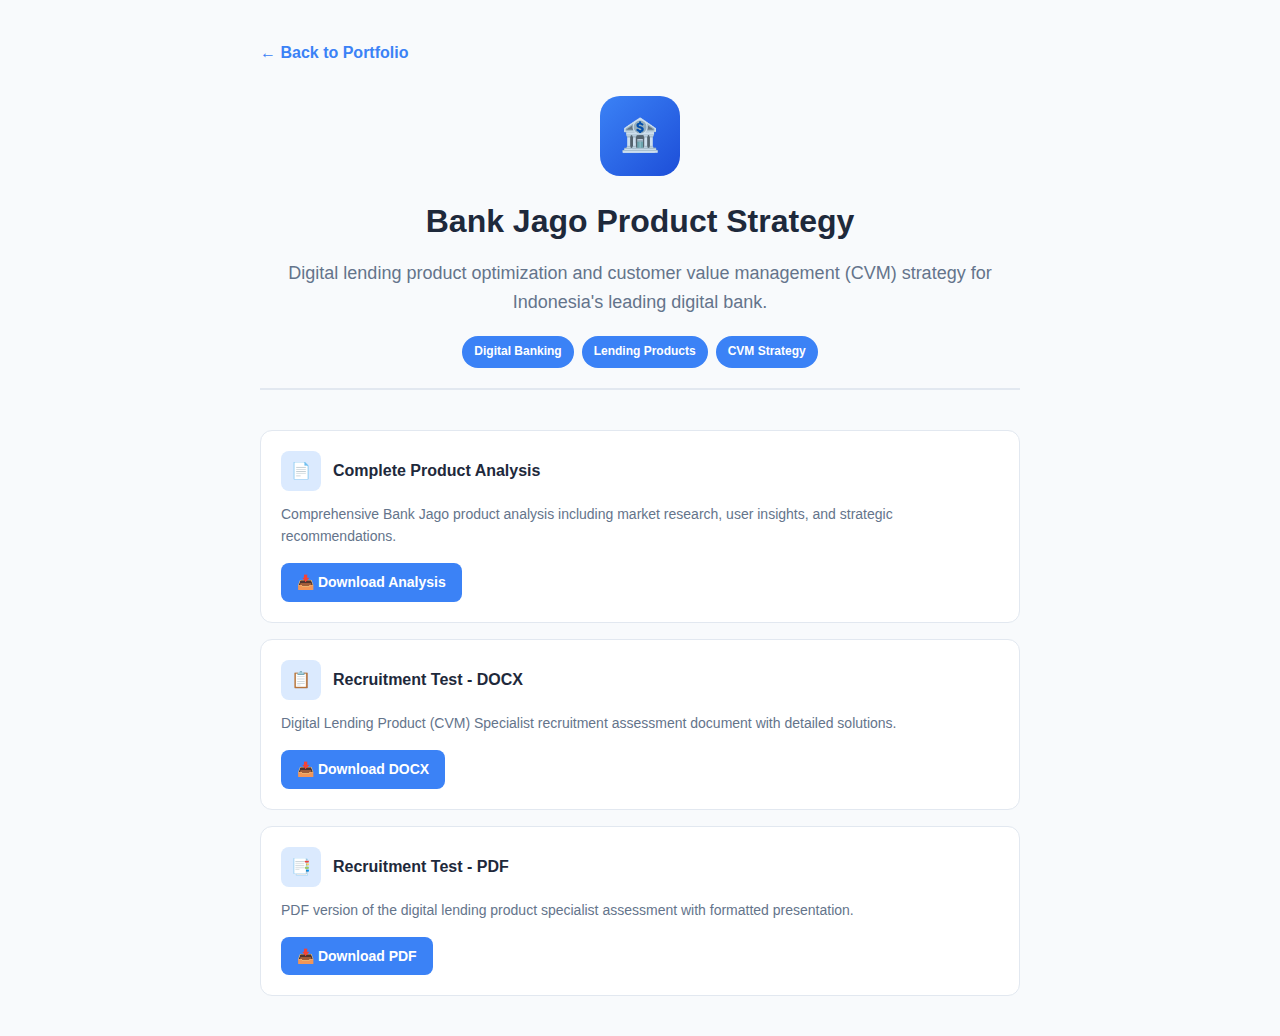
<file: Fury - Portfolio/Ideation on Bank Jago/index.html>
<!DOCTYPE html>
<html lang="en">
<head>
    <meta charset="UTF-8">
    <meta name="viewport" content="width=device-width, initial-scale=1.0">
    <title>Bank Jago Product Strategy - Fury Oktria Portfolio</title>
    <style>
        * {
            margin: 0;
            padding: 0;
            box-sizing: border-box;
        }
        
        body {
            font-family: -apple-system, BlinkMacSystemFont, 'Segoe UI', Roboto, sans-serif;
            line-height: 1.6;
            color: #1e293b;
            background: #f8fafc;
        }
        
        .container {
            max-width: 800px;
            margin: 0 auto;
            padding: 40px 20px;
        }
        
        .header {
            text-align: center;
            margin-bottom: 40px;
            padding-bottom: 20px;
            border-bottom: 2px solid #e2e8f0;
        }
        
        .project-icon {
            width: 80px;
            height: 80px;
            background: linear-gradient(135deg, #3b82f6 0%, #1d4ed8 100%);
            border-radius: 20px;
            display: flex;
            align-items: center;
            justify-content: center;
            font-size: 32px;
            margin: 0 auto 20px;
        }
        
        h1 {
            font-size: 32px;
            font-weight: 800;
            margin-bottom: 12px;
            color: #1e293b;
        }
        
        .description {
            font-size: 18px;
            color: #64748b;
            margin-bottom: 20px;
        }
        
        .tags {
            display: flex;
            justify-content: center;
            gap: 8px;
            flex-wrap: wrap;
        }
        
        .tag {
            background: #3b82f6;
            color: white;
            padding: 6px 12px;
            border-radius: 20px;
            font-size: 12px;
            font-weight: 600;
        }
        
        .documents {
            display: grid;
            gap: 16px;
        }
        
        .document-card {
            background: white;
            border: 1px solid #e2e8f0;
            border-radius: 12px;
            padding: 20px;
            transition: all 0.3s ease;
        }
        
        .document-card:hover {
            transform: translateY(-2px);
            box-shadow: 0 8px 24px rgba(0, 0, 0, 0.1);
            border-color: #3b82f6;
        }
        
        .doc-header {
            display: flex;
            align-items: center;
            gap: 12px;
            margin-bottom: 12px;
        }
        
        .doc-icon {
            width: 40px;
            height: 40px;
            background: #dbeafe;
            border-radius: 8px;
            display: flex;
            align-items: center;
            justify-content: center;
            font-size: 16px;
        }
        
        .doc-title {
            font-size: 16px;
            font-weight: 600;
            color: #1e293b;
        }
        
        .doc-description {
            color: #64748b;
            font-size: 14px;
            margin-bottom: 16px;
        }
        
        .doc-link {
            display: inline-flex;
            align-items: center;
            gap: 8px;
            padding: 8px 16px;
            background: #3b82f6;
            color: white;
            text-decoration: none;
            border-radius: 8px;
            font-size: 14px;
            font-weight: 600;
            transition: all 0.3s ease;
        }
        
        .doc-link:hover {
            background: #2563eb;
            transform: translateY(-1px);
        }
        
        .back-link {
            display: inline-flex;
            align-items: center;
            gap: 8px;
            color: #3b82f6;
            text-decoration: none;
            font-weight: 600;
            margin-bottom: 30px;
        }
        
        .back-link:hover {
            color: #2563eb;
        }
        
        @media (max-width: 768px) {
            .container {
                padding: 20px 16px;
            }
            
            h1 {
                font-size: 24px;
            }
            
            .description {
                font-size: 16px;
            }
        }
    </style>
</head>
<body>
    <div class="container">
        <a href="../../index.html#portfolio" class="back-link">
            ← Back to Portfolio
        </a>
        
        <div class="header">
            <div class="project-icon">🏦</div>
            <h1>Bank Jago Product Strategy</h1>
            <p class="description">
                Digital lending product optimization and customer value management (CVM) strategy for Indonesia's leading digital bank.
            </p>
            <div class="tags">
                <span class="tag">Digital Banking</span>
                <span class="tag">Lending Products</span>
                <span class="tag">CVM Strategy</span>
            </div>
        </div>
        
        <div class="documents">
            <div class="document-card">
                <div class="doc-header">
                    <div class="doc-icon">📄</div>
                    <div class="doc-title">Complete Product Analysis</div>
                </div>
                <div class="doc-description">
                    Comprehensive Bank Jago product analysis including market research, user insights, and strategic recommendations.
                </div>
                <a href="Fury Oktria Putra - Bank Jago.docx" class="doc-link" download>
                    📥 Download Analysis
                </a>
            </div>
            
            <div class="document-card">
                <div class="doc-header">
                    <div class="doc-icon">📋</div>
                    <div class="doc-title">Recruitment Test - DOCX</div>
                </div>
                <div class="doc-description">
                    Digital Lending Product (CVM) Specialist recruitment assessment document with detailed solutions.
                </div>
                <a href="Bank_Jago_Recruitment_Test_-_Digital_Lending_Product_(CVM)_Specialist.docx" class="doc-link" download>
                    📥 Download DOCX
                </a>
            </div>
            
            <div class="document-card">
                <div class="doc-header">
                    <div class="doc-icon">📑</div>
                    <div class="doc-title">Recruitment Test - PDF</div>
                </div>
                <div class="doc-description">
                    PDF version of the digital lending product specialist assessment with formatted presentation.
                </div>
                <a href="Bank_Jago_Recruitment_Test_-_Digital_Lending_Product_(CVM)_Specialist.pdf" class="doc-link" download>
                    📥 Download PDF
                </a>
            </div>
        </div>
    </div>
</body>
</html>
</file>
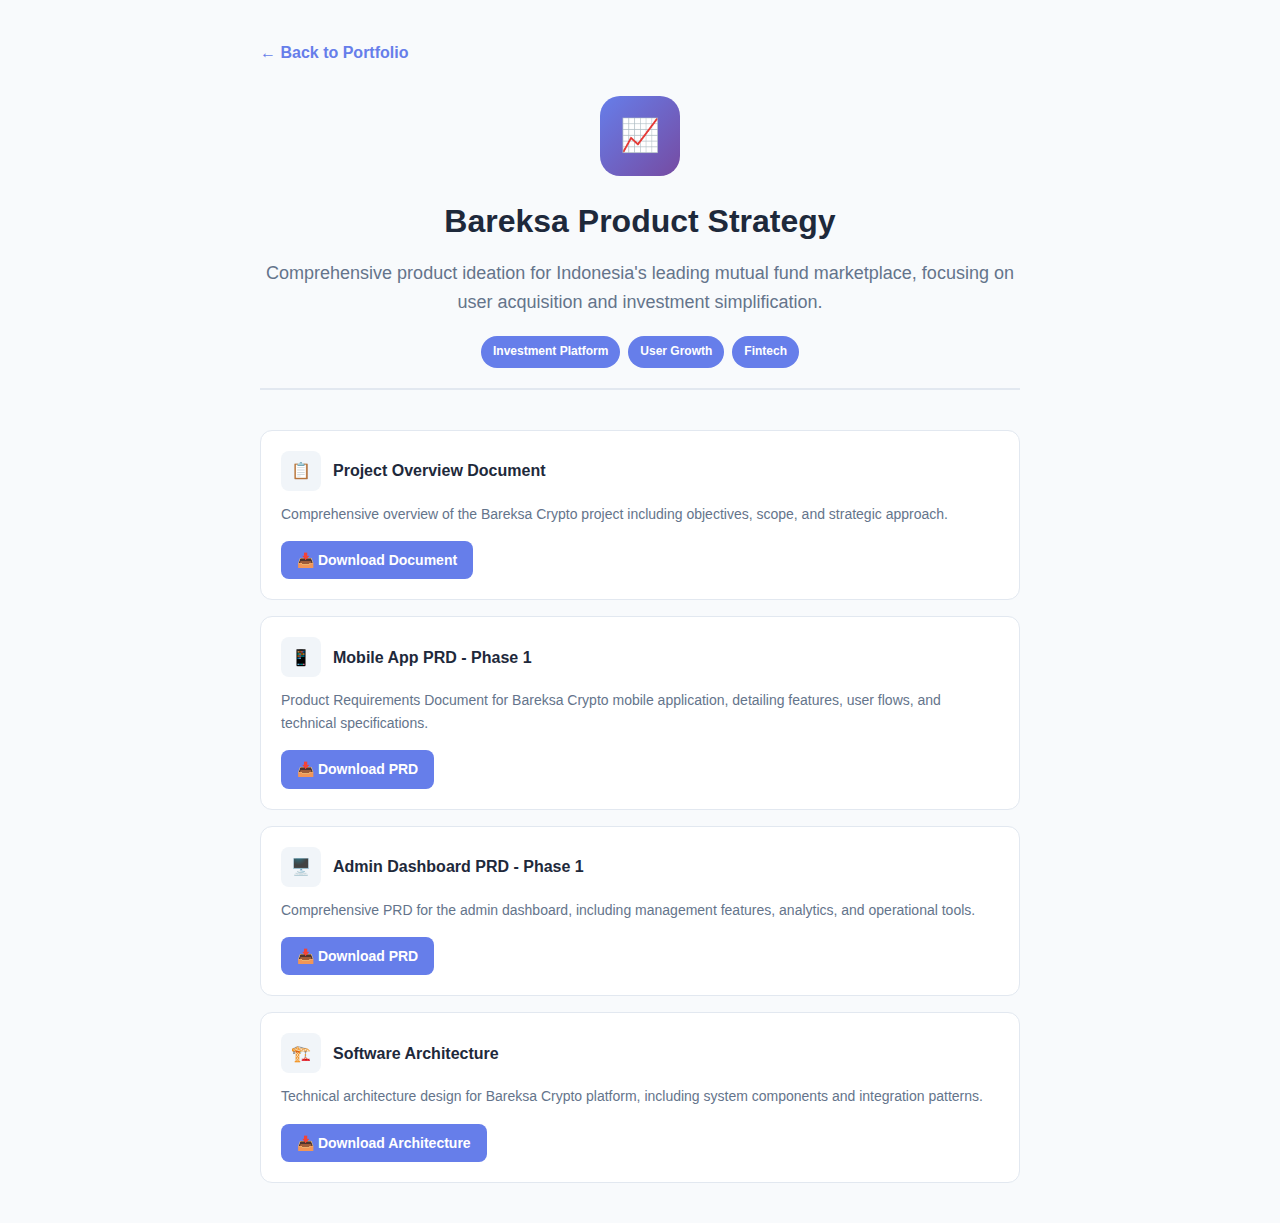
<file: Fury - Portfolio/Ideation on Bareksa/index.html>
<!DOCTYPE html>
<html lang="en">
<head>
    <meta charset="UTF-8">
    <meta name="viewport" content="width=device-width, initial-scale=1.0">
    <title>Bareksa Product Strategy - Fury Oktria Portfolio</title>
    <style>
        * {
            margin: 0;
            padding: 0;
            box-sizing: border-box;
        }
        
        body {
            font-family: -apple-system, BlinkMacSystemFont, 'Segoe UI', Roboto, sans-serif;
            line-height: 1.6;
            color: #1e293b;
            background: #f8fafc;
        }
        
        .container {
            max-width: 800px;
            margin: 0 auto;
            padding: 40px 20px;
        }
        
        .header {
            text-align: center;
            margin-bottom: 40px;
            padding-bottom: 20px;
            border-bottom: 2px solid #e2e8f0;
        }
        
        .project-icon {
            width: 80px;
            height: 80px;
            background: linear-gradient(135deg, #667eea 0%, #764ba2 100%);
            border-radius: 20px;
            display: flex;
            align-items: center;
            justify-content: center;
            font-size: 32px;
            margin: 0 auto 20px;
        }
        
        h1 {
            font-size: 32px;
            font-weight: 800;
            margin-bottom: 12px;
            color: #1e293b;
        }
        
        .description {
            font-size: 18px;
            color: #64748b;
            margin-bottom: 20px;
        }
        
        .tags {
            display: flex;
            justify-content: center;
            gap: 8px;
            flex-wrap: wrap;
        }
        
        .tag {
            background: #667eea;
            color: white;
            padding: 6px 12px;
            border-radius: 20px;
            font-size: 12px;
            font-weight: 600;
        }
        
        .documents {
            display: grid;
            gap: 16px;
        }
        
        .document-card {
            background: white;
            border: 1px solid #e2e8f0;
            border-radius: 12px;
            padding: 20px;
            transition: all 0.3s ease;
        }
        
        .document-card:hover {
            transform: translateY(-2px);
            box-shadow: 0 8px 24px rgba(0, 0, 0, 0.1);
            border-color: #667eea;
        }
        
        .doc-header {
            display: flex;
            align-items: center;
            gap: 12px;
            margin-bottom: 12px;
        }
        
        .doc-icon {
            width: 40px;
            height: 40px;
            background: #f1f5f9;
            border-radius: 8px;
            display: flex;
            align-items: center;
            justify-content: center;
            font-size: 16px;
        }
        
        .doc-title {
            font-size: 16px;
            font-weight: 600;
            color: #1e293b;
        }
        
        .doc-description {
            color: #64748b;
            font-size: 14px;
            margin-bottom: 16px;
        }
        
        .doc-link {
            display: inline-flex;
            align-items: center;
            gap: 8px;
            padding: 8px 16px;
            background: #667eea;
            color: white;
            text-decoration: none;
            border-radius: 8px;
            font-size: 14px;
            font-weight: 600;
            transition: all 0.3s ease;
        }
        
        .doc-link:hover {
            background: #5a67d8;
            transform: translateY(-1px);
        }
        
        .back-link {
            display: inline-flex;
            align-items: center;
            gap: 8px;
            color: #667eea;
            text-decoration: none;
            font-weight: 600;
            margin-bottom: 30px;
        }
        
        .back-link:hover {
            color: #5a67d8;
        }
        
        @media (max-width: 768px) {
            .container {
                padding: 20px 16px;
            }
            
            h1 {
                font-size: 24px;
            }
            
            .description {
                font-size: 16px;
            }
        }
    </style>
</head>
<body>
    <div class="container">
        <a href="../../index.html#portfolio" class="back-link">
            ← Back to Portfolio
        </a>
        
        <div class="header">
            <div class="project-icon">📈</div>
            <h1>Bareksa Product Strategy</h1>
            <p class="description">
                Comprehensive product ideation for Indonesia's leading mutual fund marketplace, 
                focusing on user acquisition and investment simplification.
            </p>
            <div class="tags">
                <span class="tag">Investment Platform</span>
                <span class="tag">User Growth</span>
                <span class="tag">Fintech</span>
            </div>
        </div>
        
        <div class="documents">
            <div class="document-card">
                <div class="doc-header">
                    <div class="doc-icon">📋</div>
                    <div class="doc-title">Project Overview Document</div>
                </div>
                <div class="doc-description">
                    Comprehensive overview of the Bareksa Crypto project including objectives, scope, and strategic approach.
                </div>
                <a href="Document of Bareksa Project Crypto.docx" class="doc-link" download>
                    📥 Download Document
                </a>
            </div>
            
            <div class="document-card">
                <div class="doc-header">
                    <div class="doc-icon">📱</div>
                    <div class="doc-title">Mobile App PRD - Phase 1</div>
                </div>
                <div class="doc-description">
                    Product Requirements Document for Bareksa Crypto mobile application, detailing features, user flows, and technical specifications.
                </div>
                <a href="PRD - Bareksa Crypto - Mobile Apps - Phase 1.docx" class="doc-link" download>
                    📥 Download PRD
                </a>
            </div>
            
            <div class="document-card">
                <div class="doc-header">
                    <div class="doc-icon">🖥️</div>
                    <div class="doc-title">Admin Dashboard PRD - Phase 1</div>
                </div>
                <div class="doc-description">
                    Comprehensive PRD for the admin dashboard, including management features, analytics, and operational tools.
                </div>
                <a href="PRD - Bareksa Crypto - Admin Dashboard - Phase 1.docx" class="doc-link" download>
                    📥 Download PRD
                </a>
            </div>
            
            <div class="document-card">
                <div class="doc-header">
                    <div class="doc-icon">🏗️</div>
                    <div class="doc-title">Software Architecture</div>
                </div>
                <div class="doc-description">
                    Technical architecture design for Bareksa Crypto platform, including system components and integration patterns.
                </div>
                <a href="Software Archictecture - Bareksa Crypto.docx" class="doc-link" download>
                    📥 Download Architecture
                </a>
            </div>
        </div>
    </div>
</body>
</html>
</file>
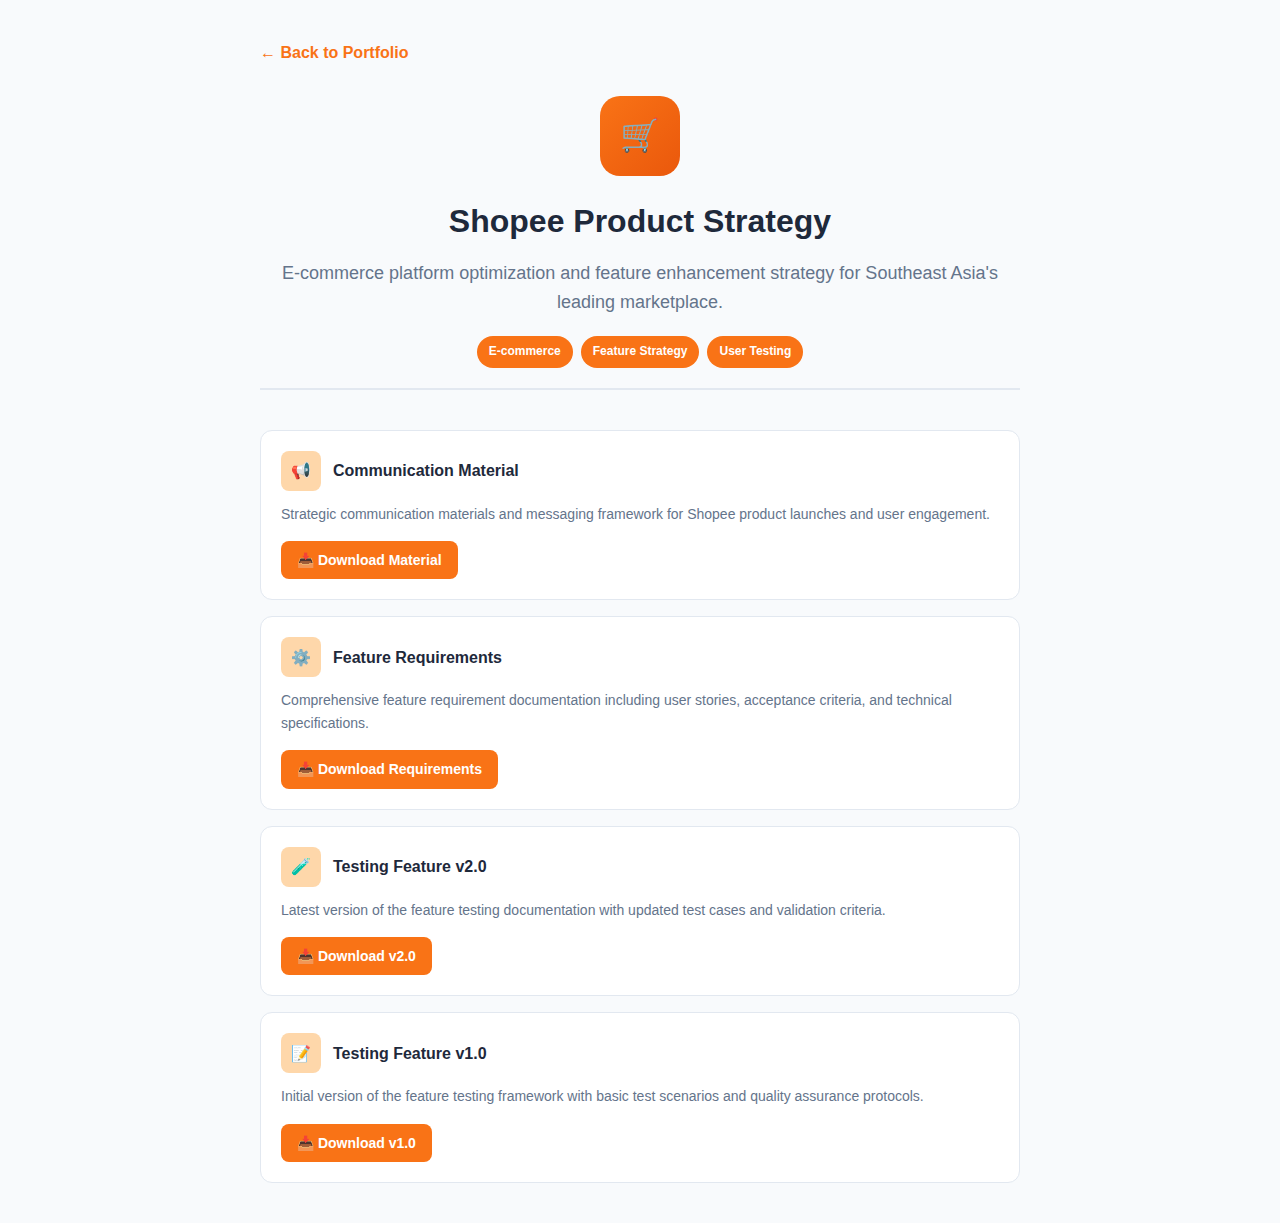
<file: Fury - Portfolio/Ideation on Shopee/index.html>
<!DOCTYPE html>
<html lang="en">
<head>
    <meta charset="UTF-8">
    <meta name="viewport" content="width=device-width, initial-scale=1.0">
    <title>Shopee Product Strategy - Fury Oktria Portfolio</title>
    <style>
        * {
            margin: 0;
            padding: 0;
            box-sizing: border-box;
        }
        
        body {
            font-family: -apple-system, BlinkMacSystemFont, 'Segoe UI', Roboto, sans-serif;
            line-height: 1.6;
            color: #1e293b;
            background: #f8fafc;
        }
        
        .container {
            max-width: 800px;
            margin: 0 auto;
            padding: 40px 20px;
        }
        
        .header {
            text-align: center;
            margin-bottom: 40px;
            padding-bottom: 20px;
            border-bottom: 2px solid #e2e8f0;
        }
        
        .project-icon {
            width: 80px;
            height: 80px;
            background: linear-gradient(135deg, #f97316 0%, #ea580c 100%);
            border-radius: 20px;
            display: flex;
            align-items: center;
            justify-content: center;
            font-size: 32px;
            margin: 0 auto 20px;
        }
        
        h1 {
            font-size: 32px;
            font-weight: 800;
            margin-bottom: 12px;
            color: #1e293b;
        }
        
        .description {
            font-size: 18px;
            color: #64748b;
            margin-bottom: 20px;
        }
        
        .tags {
            display: flex;
            justify-content: center;
            gap: 8px;
            flex-wrap: wrap;
        }
        
        .tag {
            background: #f97316;
            color: white;
            padding: 6px 12px;
            border-radius: 20px;
            font-size: 12px;
            font-weight: 600;
        }
        
        .documents {
            display: grid;
            gap: 16px;
        }
        
        .document-card {
            background: white;
            border: 1px solid #e2e8f0;
            border-radius: 12px;
            padding: 20px;
            transition: all 0.3s ease;
        }
        
        .document-card:hover {
            transform: translateY(-2px);
            box-shadow: 0 8px 24px rgba(0, 0, 0, 0.1);
            border-color: #f97316;
        }
        
        .doc-header {
            display: flex;
            align-items: center;
            gap: 12px;
            margin-bottom: 12px;
        }
        
        .doc-icon {
            width: 40px;
            height: 40px;
            background: #fed7aa;
            border-radius: 8px;
            display: flex;
            align-items: center;
            justify-content: center;
            font-size: 16px;
        }
        
        .doc-title {
            font-size: 16px;
            font-weight: 600;
            color: #1e293b;
        }
        
        .doc-description {
            color: #64748b;
            font-size: 14px;
            margin-bottom: 16px;
        }
        
        .doc-link {
            display: inline-flex;
            align-items: center;
            gap: 8px;
            padding: 8px 16px;
            background: #f97316;
            color: white;
            text-decoration: none;
            border-radius: 8px;
            font-size: 14px;
            font-weight: 600;
            transition: all 0.3s ease;
        }
        
        .doc-link:hover {
            background: #ea580c;
            transform: translateY(-1px);
        }
        
        .back-link {
            display: inline-flex;
            align-items: center;
            gap: 8px;
            color: #f97316;
            text-decoration: none;
            font-weight: 600;
            margin-bottom: 30px;
        }
        
        .back-link:hover {
            color: #ea580c;
        }
        
        @media (max-width: 768px) {
            .container {
                padding: 20px 16px;
            }
            
            h1 {
                font-size: 24px;
            }
            
            .description {
                font-size: 16px;
            }
        }
    </style>
</head>
<body>
    <div class="container">
        <a href="../../index.html#portfolio" class="back-link">
            ← Back to Portfolio
        </a>
        
        <div class="header">
            <div class="project-icon">🛒</div>
            <h1>Shopee Product Strategy</h1>
            <p class="description">
                E-commerce platform optimization and feature enhancement strategy for Southeast Asia's leading marketplace.
            </p>
            <div class="tags">
                <span class="tag">E-commerce</span>
                <span class="tag">Feature Strategy</span>
                <span class="tag">User Testing</span>
            </div>
        </div>
        
        <div class="documents">
            <div class="document-card">
                <div class="doc-header">
                    <div class="doc-icon">📢</div>
                    <div class="doc-title">Communication Material</div>
                </div>
                <div class="doc-description">
                    Strategic communication materials and messaging framework for Shopee product launches and user engagement.
                </div>
                <a href="Communication Material_Fury Oktria Putra.pdf" class="doc-link" download>
                    📥 Download Material
                </a>
            </div>
            
            <div class="document-card">
                <div class="doc-header">
                    <div class="doc-icon">⚙️</div>
                    <div class="doc-title">Feature Requirements</div>
                </div>
                <div class="doc-description">
                    Comprehensive feature requirement documentation including user stories, acceptance criteria, and technical specifications.
                </div>
                <a href="Feature Requirement_Fury Oktria Putra.pdf" class="doc-link" download>
                    📥 Download Requirements
                </a>
            </div>
            
            <div class="document-card">
                <div class="doc-header">
                    <div class="doc-icon">🧪</div>
                    <div class="doc-title">Testing Feature v2.0</div>
                </div>
                <div class="doc-description">
                    Latest version of the feature testing documentation with updated test cases and validation criteria.
                </div>
                <a href="Testing Feature_Fury Oktria Putra v.2.0.pdf" class="doc-link" download>
                    📥 Download v2.0
                </a>
            </div>
            
            <div class="document-card">
                <div class="doc-header">
                    <div class="doc-icon">📝</div>
                    <div class="doc-title">Testing Feature v1.0</div>
                </div>
                <div class="doc-description">
                    Initial version of the feature testing framework with basic test scenarios and quality assurance protocols.
                </div>
                <a href="Testing Feature_Fury Oktria Putra v.1.0.pdf" class="doc-link" download>
                    📥 Download v1.0
                </a>
            </div>
        </div>
    </div>
</body>
</html>
</file>
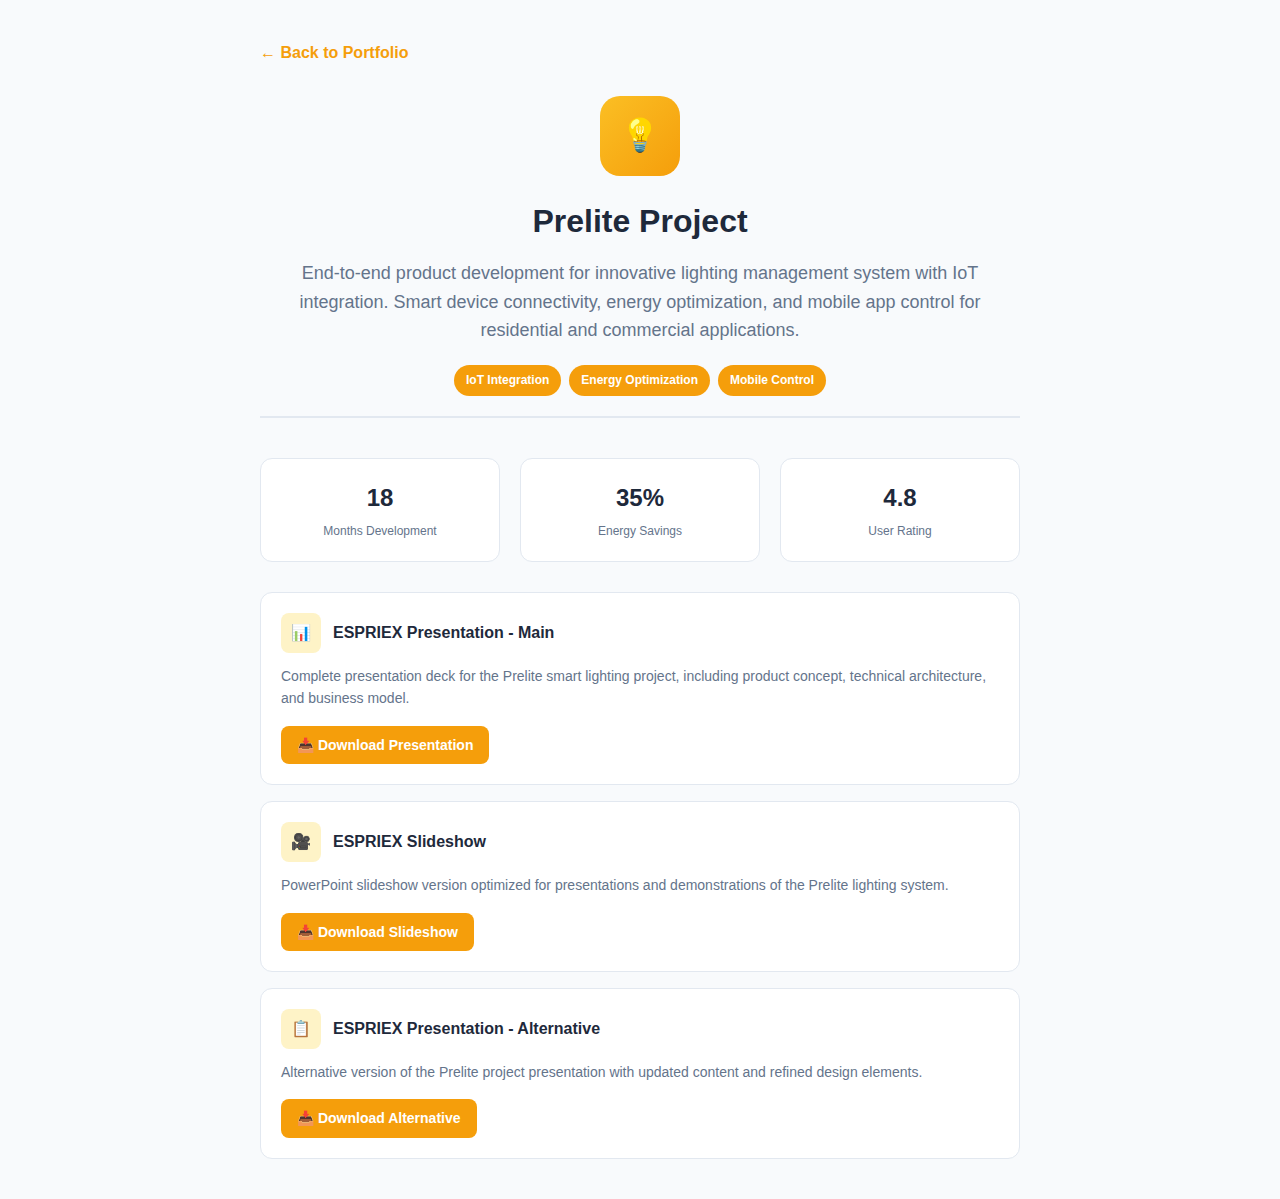
<file: Fury - Portfolio/Prelite Project/index.html>
<!DOCTYPE html>
<html lang="en">
<head>
    <meta charset="UTF-8">
    <meta name="viewport" content="width=device-width, initial-scale=1.0">
    <title>Prelite Project - Fury Oktria Portfolio</title>
    <style>
        * {
            margin: 0;
            padding: 0;
            box-sizing: border-box;
        }
        
        body {
            font-family: -apple-system, BlinkMacSystemFont, 'Segoe UI', Roboto, sans-serif;
            line-height: 1.6;
            color: #1e293b;
            background: #f8fafc;
        }
        
        .container {
            max-width: 800px;
            margin: 0 auto;
            padding: 40px 20px;
        }
        
        .header {
            text-align: center;
            margin-bottom: 40px;
            padding-bottom: 20px;
            border-bottom: 2px solid #e2e8f0;
        }
        
        .project-icon {
            width: 80px;
            height: 80px;
            background: linear-gradient(135deg, #fbbf24 0%, #f59e0b 100%);
            border-radius: 20px;
            display: flex;
            align-items: center;
            justify-content: center;
            font-size: 32px;
            margin: 0 auto 20px;
        }
        
        h1 {
            font-size: 32px;
            font-weight: 800;
            margin-bottom: 12px;
            color: #1e293b;
        }
        
        .description {
            font-size: 18px;
            color: #64748b;
            margin-bottom: 20px;
        }
        
        .tags {
            display: flex;
            justify-content: center;
            gap: 8px;
            flex-wrap: wrap;
        }
        
        .tag {
            background: #f59e0b;
            color: white;
            padding: 6px 12px;
            border-radius: 20px;
            font-size: 12px;
            font-weight: 600;
        }
        
        .metrics {
            display: grid;
            grid-template-columns: repeat(3, 1fr);
            gap: 20px;
            margin: 30px 0;
            text-align: center;
        }
        
        .metric {
            background: white;
            padding: 20px;
            border-radius: 12px;
            border: 1px solid #e2e8f0;
        }
        
        .metric-value {
            font-size: 24px;
            font-weight: 800;
            color: #1e293b;
            margin-bottom: 4px;
        }
        
        .metric-label {
            font-size: 12px;
            color: #64748b;
            font-weight: 500;
        }
        
        .documents {
            display: grid;
            gap: 16px;
        }
        
        .document-card {
            background: white;
            border: 1px solid #e2e8f0;
            border-radius: 12px;
            padding: 20px;
            transition: all 0.3s ease;
        }
        
        .document-card:hover {
            transform: translateY(-2px);
            box-shadow: 0 8px 24px rgba(0, 0, 0, 0.1);
            border-color: #f59e0b;
        }
        
        .doc-header {
            display: flex;
            align-items: center;
            gap: 12px;
            margin-bottom: 12px;
        }
        
        .doc-icon {
            width: 40px;
            height: 40px;
            background: #fef3c7;
            border-radius: 8px;
            display: flex;
            align-items: center;
            justify-content: center;
            font-size: 16px;
        }
        
        .doc-title {
            font-size: 16px;
            font-weight: 600;
            color: #1e293b;
        }
        
        .doc-description {
            color: #64748b;
            font-size: 14px;
            margin-bottom: 16px;
        }
        
        .doc-link {
            display: inline-flex;
            align-items: center;
            gap: 8px;
            padding: 8px 16px;
            background: #f59e0b;
            color: white;
            text-decoration: none;
            border-radius: 8px;
            font-size: 14px;
            font-weight: 600;
            transition: all 0.3s ease;
        }
        
        .doc-link:hover {
            background: #d97706;
            transform: translateY(-1px);
        }
        
        .back-link {
            display: inline-flex;
            align-items: center;
            gap: 8px;
            color: #f59e0b;
            text-decoration: none;
            font-weight: 600;
            margin-bottom: 30px;
        }
        
        .back-link:hover {
            color: #d97706;
        }
        
        @media (max-width: 768px) {
            .container {
                padding: 20px 16px;
            }
            
            h1 {
                font-size: 24px;
            }
            
            .description {
                font-size: 16px;
            }
            
            .metrics {
                grid-template-columns: 1fr;
                gap: 16px;
            }
        }
    </style>
</head>
<body>
    <div class="container">
        <a href="../../index.html#portfolio" class="back-link">
            ← Back to Portfolio
        </a>
        
        <div class="header">
            <div class="project-icon">💡</div>
            <h1>Prelite Project</h1>
            <p class="description">
                End-to-end product development for innovative lighting management system with IoT integration. 
                Smart device connectivity, energy optimization, and mobile app control for residential and commercial applications.
            </p>
            <div class="tags">
                <span class="tag">IoT Integration</span>
                <span class="tag">Energy Optimization</span>
                <span class="tag">Mobile Control</span>
            </div>
        </div>
        
        <div class="metrics">
            <div class="metric">
                <div class="metric-value">18</div>
                <div class="metric-label">Months Development</div>
            </div>
            <div class="metric">
                <div class="metric-value">35%</div>
                <div class="metric-label">Energy Savings</div>
            </div>
            <div class="metric">
                <div class="metric-value">4.8</div>
                <div class="metric-label">User Rating</div>
            </div>
        </div>
        
        <div class="documents">
            <div class="document-card">
                <div class="doc-header">
                    <div class="doc-icon">📊</div>
                    <div class="doc-title">ESPRIEX Presentation - Main</div>
                </div>
                <div class="doc-description">
                    Complete presentation deck for the Prelite smart lighting project, including product concept, technical architecture, and business model.
                </div>
                <a href="ESPRIEX-Legend Team UGM.pptx" class="doc-link" download>
                    📥 Download Presentation
                </a>
            </div>
            
            <div class="document-card">
                <div class="doc-header">
                    <div class="doc-icon">🎥</div>
                    <div class="doc-title">ESPRIEX Slideshow</div>
                </div>
                <div class="doc-description">
                    PowerPoint slideshow version optimized for presentations and demonstrations of the Prelite lighting system.
                </div>
                <a href="ESPRIEX-Legend Team UGM.ppsx" class="doc-link" download>
                    📥 Download Slideshow
                </a>
            </div>
            
            <div class="document-card">
                <div class="doc-header">
                    <div class="doc-icon">📋</div>
                    <div class="doc-title">ESPRIEX Presentation - Alternative</div>
                </div>
                <div class="doc-description">
                    Alternative version of the Prelite project presentation with updated content and refined design elements.
                </div>
                <a href="ESPRIEX-Legend Team UGM(1).pptx" class="doc-link" download>
                    📥 Download Alternative
                </a>
            </div>
        </div>
    </div>
</body>
</html>
</file>
<file: styles.css>
/* Reset and Base Styles */
* {
    margin: 0;
    padding: 0;
    box-sizing: border-box;
}

html {
    scroll-behavior: smooth;
}

body {
    font-family: 'Inter', -apple-system, BlinkMacSystemFont, 'Segoe UI', Roboto, sans-serif;
    line-height: 1.6;
    color: #e2e8f0;
    background: #0f172a;
    overflow-x: hidden;
}

.container {
    max-width: 1200px;
    margin: 0 auto;
    padding: 0 20px;
}

/* Typography */
.gradient-text {
    background: linear-gradient(135deg, #667eea 0%, #764ba2 100%);
    -webkit-background-clip: text;
    -webkit-text-fill-color: transparent;
    background-clip: text;
}

/* Navigation */
.nav {
    position: fixed;
    top: 20px;
    left: 50%;
    transform: translateX(-50%);
    width: calc(100% - 40px);
    max-width: 1200px;
    background: rgba(15, 23, 42, 0.8);
    backdrop-filter: blur(20px);
    z-index: 1000;
    border: 1px solid rgba(255, 255, 255, 0.1);
    border-radius: 16px;
    box-shadow: 0 8px 32px rgba(0, 0, 0, 0.3);
}

.nav-container {
    width: 100%;
    margin: 0 auto;
    padding: 0 24px;
    display: flex;
    justify-content: space-between;
    align-items: center;
    height: 64px;
}

.nav-brand {
    display: flex;
    align-items: center;
    gap: 12px;
    font-weight: 600;
}

.nav-logo {
    width: 40px;
    height: 40px;
    background: linear-gradient(135deg, #667eea 0%, #764ba2 100%);
    border-radius: 10px;
    display: flex;
    align-items: center;
    justify-content: center;
    color: white;
    font-weight: 700;
    font-size: 16px;
}

.nav-name {
    font-size: 18px;
    color: #f8fafc;
}

.nav-links {
    display: flex;
    align-items: center;
    gap: 32px;
}

.nav-link {
    text-decoration: none;
    color: #94a3b8;
    font-weight: 500;
    font-size: 15px;
    transition: all 0.3s ease;
    padding: 8px 16px;
    border-radius: 8px;
}

.nav-link:hover {
    color: #f8fafc;
    background: rgba(255, 255, 255, 0.1);
}

.contact-btn {
    background: linear-gradient(135deg, #667eea 0%, #764ba2 100%);
    color: white !important;
    padding: 10px 20px;
    border-radius: 8px;
    transition: transform 0.2s ease, box-shadow 0.2s ease;
}

.contact-btn:hover {
    transform: translateY(-2px);
    box-shadow: 0 8px 25px rgba(102, 126, 234, 0.3);
}

.nav-toggle {
    display: none;
    flex-direction: column;
    gap: 4px;
    cursor: pointer;
}

.nav-toggle span {
    width: 25px;
    height: 3px;
    background: #f8fafc;
    border-radius: 2px;
    transition: 0.3s;
}

/* Hero Section */
.hero {
    min-height: 100vh;
    display: flex;
    align-items: center;
    padding: 140px 0 80px;
    background: #0f172a;
    position: relative;
    overflow: hidden;
}

.hero::before {
    content: '';
    position: absolute;
    top: 0;
    left: 0;
    right: 0;
    bottom: 0;
    background: 
        radial-gradient(circle at 25% 25%, rgba(120, 119, 198, 0.3) 0%, transparent 50%),
        radial-gradient(circle at 75% 75%, rgba(255, 119, 198, 0.3) 0%, transparent 50%),
        url('data:image/svg+xml,<svg xmlns="http://www.w3.org/2000/svg" viewBox="0 0 100 100"><defs><pattern id="grain" width="100" height="100" patternUnits="userSpaceOnUse"><circle cx="50" cy="50" r="0.5" fill="%23fff" opacity="0.02"/></pattern></defs><rect width="100" height="100" fill="url(%23grain)"/></svg>');
    pointer-events: none;
}

.hero-container {
    max-width: 1200px;
    margin: 0 auto;
    padding: 0 20px;
    display: grid;
    grid-template-columns: 1fr 1fr;
    gap: 80px;
    align-items: center;
}

.hero-content {
    position: relative;
    z-index: 2;
}

.hero-badge {
    display: inline-block;
    background: rgba(102, 126, 234, 0.1);
    border: 1px solid rgba(102, 126, 234, 0.2);
    border-radius: 50px;
    padding: 8px 16px;
    margin-bottom: 24px;
    animation: fadeInUp 0.8s ease;
}

.badge-text {
    font-size: 14px;
    font-weight: 500;
    color: #667eea;
}

.hero-title {
    font-size: 64px;
    font-weight: 800;
    line-height: 1.1;
    margin-bottom: 24px;
    animation: fadeInUp 0.8s ease 0.2s both;
}

.hero-description {
    font-size: 20px;
    color: #94a3b8;
    margin-bottom: 40px;
    line-height: 1.6;
    animation: fadeInUp 0.8s ease 0.4s both;
}

.hero-buttons {
    display: flex;
    gap: 16px;
    margin-bottom: 60px;
    animation: fadeInUp 0.8s ease 0.6s both;
}

.btn {
    padding: 16px 32px;
    border-radius: 12px;
    text-decoration: none;
    font-weight: 600;
    font-size: 16px;
    transition: all 0.3s ease;
    display: inline-block;
}

.btn-primary {
    background: linear-gradient(135deg, #667eea 0%, #764ba2 100%);
    color: white;
    box-shadow: 0 4px 15px rgba(102, 126, 234, 0.3);
}

.btn-primary:hover {
    transform: translateY(-3px);
    box-shadow: 0 8px 25px rgba(102, 126, 234, 0.4);
}

.btn-secondary {
    background: rgba(255, 255, 255, 0.1);
    color: #f8fafc;
    border: 1px solid rgba(255, 255, 255, 0.2);
    box-shadow: 0 4px 15px rgba(0, 0, 0, 0.2);
    backdrop-filter: blur(10px);
}

.btn-secondary:hover {
    transform: translateY(-3px);
    box-shadow: 0 8px 25px rgba(0, 0, 0, 0.15);
}

.hero-stats {
    display: flex;
    gap: 48px;
    animation: fadeInUp 0.8s ease 0.8s both;
}

.stat {
    text-align: left;
}

.stat-number {
    font-size: 32px;
    font-weight: 800;
    color: #f8fafc;
    margin-bottom: 4px;
}

.stat-label {
    font-size: 14px;
    color: #94a3b8;
    font-weight: 500;
}

.hero-visual {
    position: relative;
    animation: fadeInRight 1s ease 0.5s both;
    display: flex;
    flex-direction: column;
    gap: 40px;
    align-items: center;
}

.hero-profile {
    position: relative;
    animation: fadeInUp 1s ease 0.3s both;
}

.profile-image-container {
    position: relative;
    display: inline-block;
    filter: drop-shadow(0 10px 30px rgba(102, 126, 234, 0.2));
}

.profile-image {
    width: 320px;
    height: 320px;
    border-radius: 50%;
    object-fit: cover;
    object-position: center;
    border: 4px solid rgba(255, 255, 255, 0.1);
    transition: all 0.4s cubic-bezier(0.4, 0, 0.2, 1);
    position: relative;
    z-index: 2;
    background: linear-gradient(145deg, rgba(255, 255, 255, 0.1), rgba(255, 255, 255, 0.05));
    backdrop-filter: blur(10px);
    box-shadow: 
        0 0 0 1px rgba(255, 255, 255, 0.05),
        0 20px 40px rgba(0, 0, 0, 0.3),
        0 40px 80px rgba(102, 126, 234, 0.15),
        inset 0 1px 0 rgba(255, 255, 255, 0.1);
}

.profile-image:hover {
    transform: scale(1.03) translateY(-5px);
    border: 4px solid rgba(255, 255, 255, 0.2);
    box-shadow: 
        0 0 0 1px rgba(255, 255, 255, 0.1),
        0 30px 60px rgba(0, 0, 0, 0.4),
        0 60px 120px rgba(102, 126, 234, 0.25),
        inset 0 1px 0 rgba(255, 255, 255, 0.2);
}

.profile-glow {
    position: absolute;
    top: -10px;
    left: -10px;
    right: -10px;
    bottom: -10px;
    background: conic-gradient(
        from 0deg,
        rgba(102, 126, 234, 0.4) 0deg,
        rgba(118, 75, 162, 0.4) 120deg,
        rgba(255, 119, 198, 0.4) 240deg,
        rgba(102, 126, 234, 0.4) 360deg
    );
    border-radius: 50%;
    z-index: 1;
    opacity: 0.7;
    filter: blur(20px);
    animation: rotate 15s linear infinite, pulse 4s ease-in-out infinite;
}

@keyframes pulse {
    0%, 100% { opacity: 0.7; transform: scale(1); }
    50% { opacity: 0.9; transform: scale(1.05); }
}

@keyframes rotate {
    from { transform: rotate(0deg); }
    to { transform: rotate(360deg); }
}

@keyframes fadeInUp {
    from {
        opacity: 0;
        transform: translateY(30px);
    }
    to {
        opacity: 1;
        transform: translateY(0);
    }
}

.hero-card {
    background: rgba(255, 255, 255, 0.05);
    border-radius: 20px;
    padding: 32px;
    box-shadow: 0 20px 60px rgba(0, 0, 0, 0.3);
    border: 1px solid rgba(255, 255, 255, 0.1);
    backdrop-filter: blur(20px);
    width: 100%;
    max-width: 350px;
}

.card-header {
    display: flex;
    justify-content: space-between;
    align-items: center;
    margin-bottom: 24px;
}

.card-title {
    font-size: 18px;
    font-weight: 600;
    color: #f8fafc;
}

.card-status {
    color: #10b981;
    font-size: 14px;
    font-weight: 500;
}

.card-metrics {
    display: flex;
    flex-direction: column;
    gap: 16px;
}

.metric {
    display: flex;
    justify-content: space-between;
    align-items: center;
    padding: 12px 0;
    border-bottom: 1px solid #f1f5f9;
}

.metric:last-child {
    border-bottom: none;
}

.metric-label {
    font-size: 14px;
    color: #94a3b8;
}

.metric-value {
    font-size: 16px;
    font-weight: 600;
    color: #f8fafc;
}

/* Sections */
.about, .experience, .mentorship, .skills, .contact {
    padding: 120px 0;
}

.about {
    background: #0f172a;
}

.experience {
    background: #1e293b;
}

.mentorship {
    background: #0f172a;
}

.skills {
    background: #1e293b;
}

.contact {
    background: linear-gradient(135deg, #667eea 0%, #764ba2 100%);
    color: white;
}

.section-header {
    text-align: center;
    margin-bottom: 80px;
}

.section-title {
    font-size: 48px;
    font-weight: 800;
    margin-bottom: 16px;
    color: inherit;
}

.section-description {
    font-size: 20px;
    color: #94a3b8;
    max-width: 600px;
    margin: 0 auto;
}

.contact .section-description {
    color: rgba(255, 255, 255, 0.8);
}

/* About Section */
.about-content {
    display: grid;
    grid-template-columns: 2fr 1fr;
    gap: 80px;
    align-items: start;
}

.about-text {
    font-size: 18px;
    line-height: 1.8;
    color: #94a3b8;
}

.about-text p {
    margin-bottom: 24px;
}

.about-highlights {
    display: flex;
    flex-direction: column;
    gap: 32px;
}

.highlight {
    display: flex;
    align-items: center;
    gap: 16px;
}

.highlight-icon {
    width: 50px;
    height: 50px;
    background: linear-gradient(135deg, #667eea 0%, #764ba2 100%);
    border-radius: 12px;
    display: flex;
    align-items: center;
    justify-content: center;
    font-size: 20px;
}

.highlight-content h3 {
    font-size: 18px;
    font-weight: 600;
    margin-bottom: 4px;
    color: #f8fafc;
}

.highlight-content p {
    font-size: 14px;
    color: #94a3b8;
}

/* Timeline */
.timeline {
    position: relative;
    max-width: 800px;
    margin: 0 auto;
}

.timeline::before {
    content: '';
    position: absolute;
    left: 60px;
    top: 0;
    bottom: 0;
    width: 2px;
    background: linear-gradient(to bottom, #667eea, #764ba2);
}

.timeline-item {
    position: relative;
    margin-bottom: 60px;
    padding-left: 140px;
}

.timeline-date {
    position: absolute;
    left: 0;
    top: 0;
    font-size: 14px;
    font-weight: 500;
    color: #667eea;
    background: rgba(15, 23, 42, 0.8);
    padding: 8px 12px;
    border-radius: 6px;
    border: 1px solid rgba(102, 126, 234, 0.3);
    backdrop-filter: blur(10px);
}

.timeline-content {
    display: flex;
    align-items: flex-start;
    gap: 24px;
}

.company-logo {
    width: 60px;
    height: 60px;
    background: linear-gradient(135deg, #667eea 0%, #764ba2 100%);
    border-radius: 12px;
    display: flex;
    align-items: center;
    justify-content: center;
    color: white;
    font-weight: 700;
    font-size: 20px;
    flex-shrink: 0;
}

.timeline-details h3 {
    font-size: 24px;
    font-weight: 700;
    margin-bottom: 4px;
    color: #f8fafc;
}

.timeline-details h4 {
    font-size: 18px;
    font-weight: 600;
    color: #667eea;
    margin-bottom: 16px;
}

.timeline-details p {
    font-size: 16px;
    color: #94a3b8;
    line-height: 1.6;
    margin-bottom: 16px;
}

.achievement-tags {
    display: flex;
    flex-wrap: wrap;
    gap: 8px;
}

.tag {
    background: rgba(102, 126, 234, 0.1);
    color: #667eea;
    padding: 6px 12px;
    border-radius: 20px;
    font-size: 12px;
    font-weight: 500;
}

/* Mentorship Tabs */
.mentorship-tabs {
    max-width: 1000px;
    margin: 0 auto;
}

.tab-navigation {
    display: flex;
    gap: 8px;
    margin-bottom: 48px;
    background: rgba(255, 255, 255, 0.05);
    padding: 8px;
    border-radius: 16px;
    border: 1px solid rgba(255, 255, 255, 0.1);
    backdrop-filter: blur(20px);
}

.tab-btn {
    flex: 1;
    padding: 12px 24px;
    border: none;
    background: transparent;
    color: #94a3b8;
    font-size: 16px;
    font-weight: 500;
    border-radius: 12px;
    cursor: pointer;
    transition: all 0.3s cubic-bezier(0.4, 0, 0.2, 1);
    position: relative;
    overflow: hidden;
}

.tab-btn:hover {
    color: #f8fafc;
    background: rgba(255, 255, 255, 0.1);
}

.tab-btn.active {
    color: #f8fafc;
    background: linear-gradient(135deg, #667eea 0%, #764ba2 100%);
    box-shadow: 0 4px 20px rgba(102, 126, 234, 0.3);
}

.tab-content {
    position: relative;
}

.tab-panel {
    display: none;
    animation: fadeInUp 0.5s ease;
}

.tab-panel.active {
    display: block;
}

.mentorship-timeline {
    position: relative;
}

.mentorship-item {
    margin-bottom: 64px;
    position: relative;
}

.mentorship-item:last-child {
    margin-bottom: 0;
}

.item-date {
    font-size: 14px;
    font-weight: 600;
    color: #667eea;
    background: rgba(102, 126, 234, 0.1);
    padding: 8px 16px;
    border-radius: 20px;
    display: inline-block;
    margin-bottom: 24px;
    border: 1px solid rgba(102, 126, 234, 0.2);
}

.item-content {
    display: grid;
    grid-template-columns: 200px 1fr;
    gap: 48px;
    align-items: start;
}

.item-visual {
    position: relative;
    display: flex;
    justify-content: center;
}

.item-image {
    position: relative;
    z-index: 2;
}

.platform-logo {
    width: 120px;
    height: 120px;
    border-radius: 24px;
    display: flex;
    align-items: center;
    justify-content: center;
    font-size: 48px;
    position: relative;
    background: rgba(255, 255, 255, 0.05);
    border: 1px solid rgba(255, 255, 255, 0.1);
    backdrop-filter: blur(20px);
    box-shadow: 
        0 20px 40px rgba(0, 0, 0, 0.3),
        inset 0 1px 0 rgba(255, 255, 255, 0.1);
    transition: all 0.4s cubic-bezier(0.4, 0, 0.2, 1);
}

.platform-logo:hover {
    transform: scale(1.05) translateY(-5px);
    box-shadow: 
        0 30px 60px rgba(0, 0, 0, 0.4),
        inset 0 1px 0 rgba(255, 255, 255, 0.2);
}

.adplist-logo { background: linear-gradient(135deg, #667eea 0%, #764ba2 100%); }
.university-logo { background: linear-gradient(135deg, #10b981 0%, #059669 100%); }
.apiary-logo { background: linear-gradient(135deg, #f59e0b 0%, #d97706 100%); }
.revou-logo { background: linear-gradient(135deg, #ef4444 0%, #dc2626 100%); }
.conference-logo { background: linear-gradient(135deg, #8b5cf6 0%, #7c3aed 100%); }

.item-glow {
    position: absolute;
    top: -10px;
    left: -10px;
    right: -10px;
    bottom: -10px;
    background: conic-gradient(
        from 0deg,
        rgba(102, 126, 234, 0.3) 0deg,
        rgba(118, 75, 162, 0.3) 120deg,
        rgba(255, 119, 198, 0.3) 240deg,
        rgba(102, 126, 234, 0.3) 360deg
    );
    border-radius: 32px;
    z-index: 1;
    opacity: 0.4;
    filter: blur(15px);
    animation: rotate 20s linear infinite;
}

.item-details h3 {
    font-size: 28px;
    font-weight: 800;
    margin-bottom: 8px;
    color: #f8fafc;
}

.item-details h4 {
    font-size: 18px;
    font-weight: 600;
    color: #667eea;
    margin-bottom: 16px;
}

.item-details p {
    font-size: 16px;
    color: #94a3b8;
    line-height: 1.7;
    margin-bottom: 24px;
}

.achievement-metrics {
    display: grid;
    grid-template-columns: repeat(auto-fit, minmax(120px, 1fr));
    gap: 20px;
    margin-bottom: 24px;
}

.metric-item {
    text-align: center;
    padding: 16px;
    background: rgba(255, 255, 255, 0.05);
    border-radius: 12px;
    border: 1px solid rgba(255, 255, 255, 0.1);
    backdrop-filter: blur(10px);
}

.metric-number {
    display: block;
    font-size: 24px;
    font-weight: 800;
    color: #f8fafc;
    margin-bottom: 4px;
}

.metric-label {
    font-size: 12px;
    color: #94a3b8;
    font-weight: 500;
}

.item-tags {
    display: flex;
    flex-wrap: wrap;
    gap: 8px;
}

.tag {
    background: rgba(102, 126, 234, 0.1);
    color: #667eea;
    padding: 6px 12px;
    border-radius: 16px;
    font-size: 12px;
    font-weight: 600;
    border: 1px solid rgba(102, 126, 234, 0.2);
}

/* Responsive Design for Mentorship Tabs */
@media (max-width: 768px) {
    .tab-navigation {
        flex-direction: column;
        gap: 4px;
    }
    
    .tab-btn {
        padding: 16px 24px;
        text-align: center;
    }
    
    .item-content {
        grid-template-columns: 1fr;
        gap: 24px;
        text-align: center;
    }
    
    .item-visual {
        justify-content: center;
    }
    
    .platform-logo {
        width: 100px;
        height: 100px;
        font-size: 40px;
    }
    
    .item-details {
        text-align: left;
    }
    
    .item-details h3 {
        font-size: 24px;
    }
    
    .achievement-metrics {
        grid-template-columns: repeat(2, 1fr);
        gap: 16px;
    }
    
    .mentorship-item {
        margin-bottom: 48px;
    }
}

/* Portfolio Section - Mintlify Style */
.portfolio {
    padding: 120px 0;
    background: linear-gradient(180deg, #f8fafc 0%, #ffffff 100%);
    position: relative;
}

.portfolio-interface {
    display: grid;
    grid-template-columns: 320px 1fr;
    gap: 40px;
    margin-top: 60px;
    min-height: 800px;
    background: #ffffff;
    border-radius: 20px;
    box-shadow: 
        0 20px 60px rgba(0, 0, 0, 0.08),
        0 8px 32px rgba(0, 0, 0, 0.04);
    overflow: hidden;
    border: 1px solid rgba(226, 232, 240, 0.8);
}

/* Sidebar Styling */
.portfolio-sidebar {
    background: #f8fafc;
    border-right: 1px solid #e2e8f0;
    display: flex;
    flex-direction: column;
}

.sidebar-header {
    padding: 32px 24px 24px;
    border-bottom: 1px solid #e2e8f0;
}

.portfolio-logo {
    display: flex;
    align-items: center;
    gap: 12px;
    margin-bottom: 20px;
}

.logo-icon {
    font-size: 20px;
}

.logo-text {
    font-size: 18px;
    font-weight: 700;
    color: #1e293b;
}

.search-box {
    position: relative;
}

.search-input {
    width: 100%;
    padding: 12px 16px;
    border: 1px solid #e2e8f0;
    border-radius: 12px;
    background: #ffffff;
    font-size: 14px;
    color: #64748b;
    outline: none;
    transition: all 0.2s ease;
}

.search-input:focus {
    border-color: #667eea;
    box-shadow: 0 0 0 3px rgba(102, 126, 234, 0.1);
}

.search-icon {
    position: absolute;
    right: 12px;
    top: 50%;
    transform: translateY(-50%);
    font-size: 12px;
    color: #94a3b8;
    background: #f1f5f9;
    padding: 4px 6px;
    border-radius: 6px;
}

.sidebar-nav {
    flex: 1;
    padding: 24px 0;
}

.nav-section {
    margin-bottom: 32px;
}

.nav-title {
    font-size: 12px;
    font-weight: 600;
    color: #64748b;
    text-transform: uppercase;
    letter-spacing: 0.5px;
    padding: 0 24px 12px;
}

.nav-list {
    list-style: none;
    margin: 0;
    padding: 0;
}

.nav-item {
    display: flex;
    align-items: center;
    gap: 12px;
    padding: 12px 24px;
    margin: 2px 16px;
    border-radius: 8px;
    cursor: pointer;
    transition: all 0.2s ease;
    color: #64748b;
    font-size: 14px;
    font-weight: 500;
}

.nav-item:hover {
    background: rgba(102, 126, 234, 0.08);
    color: #667eea;
}

.nav-item.active {
    background: #667eea;
    color: #ffffff;
    box-shadow: 0 4px 12px rgba(102, 126, 234, 0.3);
}

.nav-icon {
    font-size: 16px;
    flex-shrink: 0;
}

/* Main Content Area */
.portfolio-content {
    padding: 40px;
    overflow-y: auto;
}

.content-panel {
    display: none;
}

.content-panel.active {
    display: block;
    animation: fadeInContent 0.4s ease;
}

@keyframes fadeInContent {
    from {
        opacity: 0;
        transform: translateY(20px);
    }
    to {
        opacity: 1;
        transform: translateY(0);
    }
}

.content-header {
    margin-bottom: 40px;
}

.content-header h3 {
    font-size: 32px;
    font-weight: 800;
    color: #1e293b;
    margin-bottom: 12px;
}

.content-header p {
    font-size: 18px;
    color: #64748b;
    line-height: 1.6;
}

/* Project Grid */
.project-grid {
    display: grid;
    grid-template-columns: repeat(auto-fit, minmax(320px, 1fr));
    gap: 24px;
}

.project-card {
    background: #ffffff;
    border: 1px solid #e2e8f0;
    border-radius: 16px;
    padding: 24px;
    transition: all 0.3s ease;
    position: relative;
    overflow: hidden;
}

.project-card:hover {
    transform: translateY(-4px);
    box-shadow: 0 12px 40px rgba(0, 0, 0, 0.1);
    border-color: #667eea;
}

.card-visual {
    position: relative;
    margin-bottom: 20px;
    display: flex;
    justify-content: center;
}

.project-icon {
    width: 64px;
    height: 64px;
    border-radius: 16px;
    display: flex;
    align-items: center;
    justify-content: center;
    font-size: 24px;
    position: relative;
    z-index: 2;
}

.bareksa-icon { background: linear-gradient(135deg, #667eea 0%, #764ba2 100%); }
.jago-icon { background: linear-gradient(135deg, #10b981 0%, #059669 100%); }
.bca-icon { background: linear-gradient(135deg, #3b82f6 0%, #1d4ed8 100%); }
.amartha-icon { background: linear-gradient(135deg, #22c55e 0%, #16a34a 100%); }
.shopee-icon { background: linear-gradient(135deg, #f97316 0%, #ea580c 100%); }
.sirclo-icon { background: linear-gradient(135deg, #8b5cf6 0%, #7c3aed 100%); }
.bukuwarung-icon { background: linear-gradient(135deg, #06b6d4 0%, #0891b2 100%); }
.reddoorz-icon { background: linear-gradient(135deg, #ef4444 0%, #dc2626 100%); }
.ninja-icon { background: linear-gradient(135deg, #1f2937 0%, #374151 100%); }
.lion-icon { background: linear-gradient(135deg, #fbbf24 0%, #f59e0b 100%); }
.detik-icon { background: linear-gradient(135deg, #e11d48 0%, #be123c 100%); }
.career-icon { background: linear-gradient(135deg, #6366f1 0%, #4f46e5 100%); }
.gorry-icon { background: linear-gradient(135deg, #ec4899 0%, #db2777 100%); }

.card-glow {
    position: absolute;
    top: -20px;
    left: -20px;
    right: -20px;
    bottom: -20px;
    background: conic-gradient(
        from 0deg,
        rgba(102, 126, 234, 0.1) 0deg,
        rgba(118, 75, 162, 0.1) 120deg,
        rgba(255, 119, 198, 0.1) 240deg,
        rgba(102, 126, 234, 0.1) 360deg
    );
    border-radius: 24px;
    z-index: 1;
    opacity: 0;
    filter: blur(20px);
    transition: opacity 0.3s ease;
}

.project-card:hover .card-glow {
    opacity: 1;
}

.card-content h4 {
    font-size: 20px;
    font-weight: 700;
    color: #1e293b;
    margin-bottom: 12px;
}

.card-content p {
    font-size: 14px;
    color: #64748b;
    line-height: 1.6;
    margin-bottom: 16px;
}

.card-tags {
    display: flex;
    flex-wrap: wrap;
    gap: 8px;
}

.card-tags .tag {
    background: #f1f5f9;
    color: #475569;
    padding: 4px 8px;
    border-radius: 6px;
    font-size: 11px;
    font-weight: 500;
}

.card-actions {
    margin-top: 20px;
    padding-top: 16px;
    border-top: 1px solid #f1f5f9;
}

.portfolio-link {
    display: inline-flex;
    align-items: center;
    gap: 8px;
    padding: 8px 16px;
    background: #667eea;
    color: #ffffff;
    text-decoration: none;
    border-radius: 8px;
    font-size: 13px;
    font-weight: 600;
    transition: all 0.3s ease;
    border: none;
    cursor: pointer;
}

.portfolio-link:hover {
    background: #5a67d8;
    transform: translateY(-1px);
    box-shadow: 0 4px 12px rgba(102, 126, 234, 0.3);
}

.link-icon {
    font-size: 14px;
}

.spotlight-actions {
    margin-top: 32px;
    padding-top: 24px;
    border-top: 1px solid #f1f5f9;
}

.spotlight-link {
    padding: 12px 24px;
    font-size: 14px;
    background: linear-gradient(135deg, #667eea 0%, #764ba2 100%);
}

.spotlight-link:hover {
    background: linear-gradient(135deg, #5a67d8 0%, #6b46c1 100%);
}

.doc-actions {
    margin-top: 16px;
    text-align: center;
}

.doc-link {
    padding: 8px 16px;
    font-size: 12px;
    background: #f8fafc;
    color: #667eea;
    border: 1px solid #e2e8f0;
}

.doc-link:hover {
    background: #667eea;
    color: #ffffff;
    border-color: #667eea;
}

.assessment-actions {
    margin-top: 24px;
    padding-top: 20px;
    border-top: 1px solid #f1f5f9;
}

.assessment-link {
    padding: 10px 20px;
    font-size: 13px;
    background: #1e293b;
    color: #ffffff;
}

.assessment-link:hover {
    background: #334155;
}

/* Project Spotlight for Live Projects */
.project-spotlight {
    background: #ffffff;
    border: 1px solid #e2e8f0;
    border-radius: 20px;
    padding: 40px;
    display: grid;
    grid-template-columns: 200px 1fr;
    gap: 40px;
    align-items: start;
}

.spotlight-visual {
    position: relative;
    display: flex;
    justify-content: center;
}

.spotlight-visual .project-icon {
    width: 120px;
    height: 120px;
    font-size: 48px;
    border-radius: 24px;
}

.prelite-icon { background: linear-gradient(135deg, #fbbf24 0%, #f59e0b 100%); }
.ezdu-icon { background: linear-gradient(135deg, #3b82f6 0%, #1d4ed8 100%); }

.spotlight-glow {
    position: absolute;
    top: -20px;
    left: -20px;
    right: -20px;
    bottom: -20px;
    background: conic-gradient(
        from 0deg,
        rgba(251, 191, 36, 0.2) 0deg,
        rgba(245, 158, 11, 0.2) 120deg,
        rgba(251, 191, 36, 0.2) 240deg,
        rgba(245, 158, 11, 0.2) 360deg
    );
    border-radius: 32px;
    z-index: 1;
    filter: blur(20px);
    animation: rotate 15s linear infinite;
}

.spotlight-content h4 {
    font-size: 28px;
    font-weight: 800;
    color: #1e293b;
    margin-bottom: 16px;
}

.spotlight-content > p {
    font-size: 16px;
    color: #64748b;
    line-height: 1.7;
    margin-bottom: 32px;
}

.feature-highlights {
    margin-bottom: 32px;
}

.feature-item {
    display: flex;
    align-items: flex-start;
    gap: 16px;
    margin-bottom: 20px;
}

.feature-icon {
    font-size: 20px;
    background: #f1f5f9;
    padding: 8px;
    border-radius: 8px;
    flex-shrink: 0;
}

.feature-text strong {
    display: block;
    font-size: 16px;
    font-weight: 600;
    color: #1e293b;
    margin-bottom: 4px;
}

.feature-text p {
    font-size: 14px;
    color: #64748b;
    margin: 0;
}

.project-metrics {
    display: grid;
    grid-template-columns: repeat(3, 1fr);
    gap: 24px;
}

.metric {
    text-align: center;
    padding: 20px;
    background: #f8fafc;
    border-radius: 12px;
    border: 1px solid #e2e8f0;
}

.metric-value {
    display: block;
    font-size: 24px;
    font-weight: 800;
    color: #1e293b;
    margin-bottom: 4px;
}

.metric-label {
    font-size: 12px;
    color: #64748b;
    font-weight: 500;
}

/* Documentation Grid */
.doc-grid {
    display: grid;
    grid-template-columns: repeat(auto-fit, minmax(250px, 1fr));
    gap: 20px;
}

.doc-card {
    background: #ffffff;
    border: 1px solid #e2e8f0;
    border-radius: 12px;
    padding: 24px;
    text-align: center;
    transition: all 0.3s ease;
}

.doc-card:hover {
    transform: translateY(-2px);
    box-shadow: 0 8px 24px rgba(0, 0, 0, 0.08);
}

.doc-icon {
    font-size: 32px;
    margin-bottom: 16px;
    background: #f1f5f9;
    width: 64px;
    height: 64px;
    border-radius: 16px;
    display: flex;
    align-items: center;
    justify-content: center;
    margin: 0 auto 16px;
}

.doc-card h4 {
    font-size: 18px;
    font-weight: 600;
    color: #1e293b;
    margin-bottom: 8px;
}

.doc-card p {
    font-size: 14px;
    color: #64748b;
    line-height: 1.5;
}

/* Assessment Showcase */
.assessment-showcase {
    max-width: 600px;
}

.assessment-card {
    background: #ffffff;
    border: 1px solid #e2e8f0;
    border-radius: 16px;
    padding: 32px;
}

.assessment-header {
    display: flex;
    align-items: center;
    gap: 20px;
    margin-bottom: 24px;
}

.assessment-icon {
    font-size: 32px;
    background: #f1f5f9;
    width: 64px;
    height: 64px;
    border-radius: 16px;
    display: flex;
    align-items: center;
    justify-content: center;
}

.assessment-info h4 {
    font-size: 22px;
    font-weight: 700;
    color: #1e293b;
    margin-bottom: 4px;
}

.assessment-info p {
    font-size: 14px;
    color: #64748b;
}

.assessment-details {
    margin-bottom: 24px;
}

.detail-item {
    display: flex;
    justify-content: space-between;
    align-items: center;
    padding: 12px 0;
    border-bottom: 1px solid #f1f5f9;
}

.detail-item:last-child {
    border-bottom: none;
}

.detail-item strong {
    font-weight: 600;
    color: #1e293b;
}

.detail-item span {
    color: #64748b;
    font-size: 14px;
}

.assessment-tags {
    display: flex;
    flex-wrap: wrap;
    gap: 8px;
}

.assessment-tags .tag {
    background: #f1f5f9;
    color: #475569;
    padding: 6px 12px;
    border-radius: 8px;
    font-size: 12px;
    font-weight: 500;
}

/* Responsive Design for Portfolio */
@media (max-width: 1024px) {
    .portfolio-interface {
        grid-template-columns: 280px 1fr;
        gap: 24px;
    }
    
    .portfolio-content {
        padding: 24px;
    }
}

@media (max-width: 768px) {
    .portfolio-interface {
        grid-template-columns: 1fr;
        gap: 0;
    }
    
    .portfolio-sidebar {
        border-right: none;
        border-bottom: 1px solid #e2e8f0;
    }
    
    .sidebar-nav {
        padding: 16px 0;
        max-height: 300px;
        overflow-y: auto;
    }
    
    .nav-section {
        margin-bottom: 20px;
    }
    
    .project-grid {
        grid-template-columns: 1fr;
        gap: 16px;
    }
    
    .project-spotlight {
        grid-template-columns: 1fr;
        gap: 24px;
        padding: 24px;
        text-align: center;
    }
    
    .project-metrics {
        grid-template-columns: 1fr;
        gap: 16px;
    }
    
    .content-header h3 {
        font-size: 24px;
    }
    
    .spotlight-content h4 {
        font-size: 22px;
    }
}

/* Skills Grid */
.skills-grid {
    display: grid;
    grid-template-columns: repeat(auto-fit, minmax(280px, 1fr));
    gap: 32px;
}

.skill-category {
    background: rgba(255, 255, 255, 0.05);
    padding: 32px;
    border-radius: 16px;
    box-shadow: 0 8px 30px rgba(0, 0, 0, 0.3);
    border: 1px solid rgba(255, 255, 255, 0.1);
    backdrop-filter: blur(20px);
}

.skill-category h3 {
    font-size: 20px;
    font-weight: 700;
    margin-bottom: 20px;
    color: #f8fafc;
}

.skill-items {
    display: flex;
    flex-wrap: wrap;
    gap: 12px;
}

.skill-tag {
    background: rgba(102, 126, 234, 0.1);
    color: #667eea;
    padding: 8px 16px;
    border-radius: 20px;
    font-size: 14px;
    font-weight: 500;
    transition: all 0.3s ease;
}

.skill-tag:hover {
    background: #667eea;
    color: white;
    transform: translateY(-2px);
}

/* Contact Section */
.contact-content {
    max-width: 800px;
    margin: 0 auto;
    text-align: center;
}

.contact-text h2 {
    font-size: 48px;
    font-weight: 800;
    margin-bottom: 20px;
    color: white;
}

.contact-text p {
    font-size: 20px;
    color: rgba(255, 255, 255, 0.9);
    margin-bottom: 48px;
}

.contact-links {
    display: grid;
    grid-template-columns: repeat(auto-fit, minmax(280px, 1fr));
    gap: 20px;
}

.contact-link {
    display: flex;
    align-items: center;
    gap: 16px;
    background: rgba(255, 255, 255, 0.1);
    padding: 20px 24px;
    border-radius: 12px;
    text-decoration: none;
    color: white;
    transition: all 0.3s ease;
    backdrop-filter: blur(10px);
    border: 1px solid rgba(255, 255, 255, 0.2);
    min-height: 60px;
}

.contact-link:hover {
    background: rgba(255, 255, 255, 0.2);
    transform: translateY(-3px);
}

.contact-icon {
    font-size: 20px;
    flex-shrink: 0;
}

.contact-link span:last-child {
    word-break: break-word;
    overflow-wrap: break-word;
    font-size: 15px;
    font-weight: 500;
}

/* Footer */
.footer {
    background: #1a1a1a;
    color: white;
    padding: 40px 0;
}

.footer-content {
    display: flex;
    justify-content: space-between;
    align-items: center;
}

.footer-links {
    display: flex;
    gap: 32px;
}

.footer-links a {
    color: #a0a0a0;
    text-decoration: none;
    font-size: 14px;
    transition: color 0.3s ease;
}

.footer-links a:hover {
    color: white;
}

/* Animations */
@keyframes fadeInUp {
    from {
        opacity: 0;
        transform: translateY(30px);
    }
    to {
        opacity: 1;
        transform: translateY(0);
    }
}

@keyframes fadeInRight {
    from {
        opacity: 0;
        transform: translateX(30px);
    }
    to {
        opacity: 1;
        transform: translateX(0);
    }
}

/* Responsive Design */
@media (max-width: 768px) {
    .nav {
        top: 10px;
        width: calc(100% - 20px);
    }
    
    .nav-container {
        padding: 0 16px;
        height: 56px;
    }
    
    .nav-links {
        display: none;
    }
    
    .nav-toggle {
        display: flex;
    }
    
    .hero {
        padding: 120px 0 80px;
    }
    
    .hero-container {
        grid-template-columns: 1fr;
        gap: 40px;
        text-align: center;
    }
    
    .hero-title {
        font-size: 48px;
    }
    
    .hero-stats {
        justify-content: center;
        gap: 32px;
    }
    
    .profile-image {
        width: 260px;
        height: 260px;
    }
    
    .profile-glow {
        top: -8px;
        left: -8px;
        right: -8px;
        bottom: -8px;
        filter: blur(15px);
    }
    
    .hero-visual {
        gap: 30px;
    }
    
    .about-content {
        grid-template-columns: 1fr;
        gap: 40px;
    }
    
    .timeline {
        margin-left: 20px;
    }
    
    .timeline::before {
        left: 20px;
    }
    
    .timeline-item {
        padding-left: 60px;
    }
    
    .timeline-date {
        position: static;
        display: inline-block;
        margin-bottom: 16px;
    }
    
    .contact-text h2 {
        font-size: 36px;
    }
    
    .footer-content {
        flex-direction: column;
        gap: 20px;
        text-align: center;
    }
    
    .section-title {
        font-size: 36px;
    }
    
    .contact-links {
        grid-template-columns: 1fr;
    }
    
    .contact-link {
        justify-content: flex-start;
        text-align: left;
    }
    
    .contact-link span:last-child {
        font-size: 14px;
    }
}
</file>
